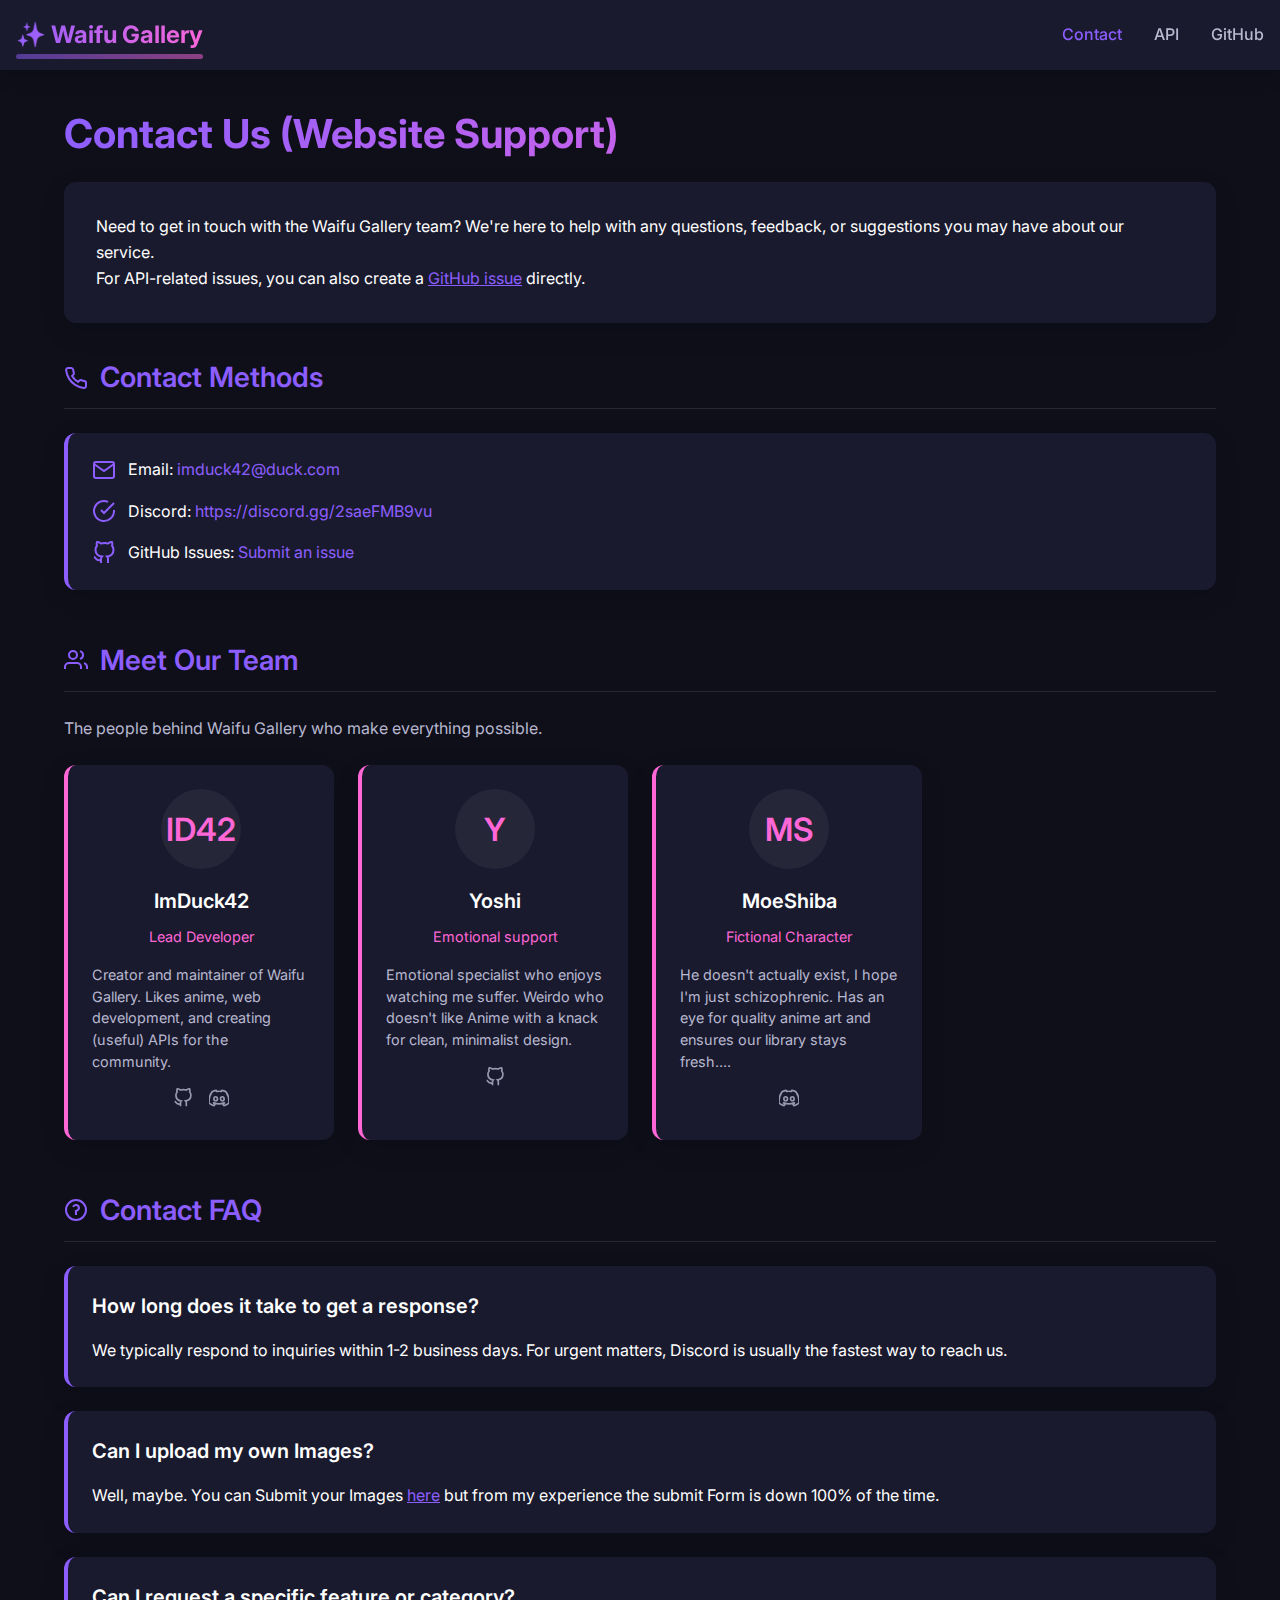
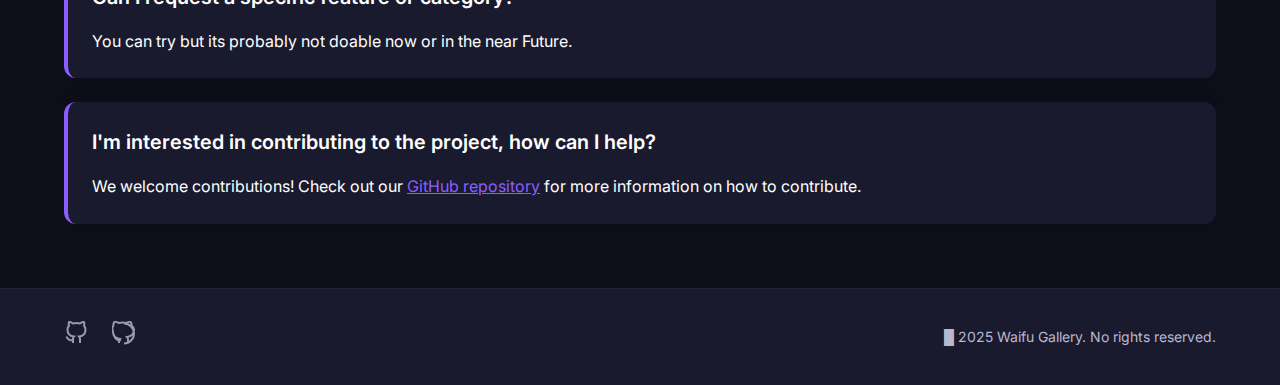
<file: indexcontact.html>
<!DOCTYPE html>
<html lang="en">

<head>
    <!-- Metadata and external resources -->
    <meta charset="UTF-8">
    <meta name="viewport" content="width=device-width, initial-scale=1.0">
    <meta name="description" content="Contact information for Waifu Gallery">
    <meta name="theme-color" content="#8c5eff">
    <link rel="icon" type="image/png" href="./assets/kurukuruAPNG.png">
    <title>Contact | Waifu Gallery</title>
    <!-- Preconnect and load fonts -->
    <link rel="preconnect" href="https://fonts.googleapis.com">
    <link rel="preconnect" href="https://fonts.gstatic.com" crossorigin>
    <link rel="stylesheet" href="https://fonts.googleapis.com/css2?family=Inter:wght@400;500;600;700&display=swap">
    <!-- Link to external stylesheet -->
    <link rel="stylesheet" href="./stylesdocs.css">
    <link rel="stylesheet" href="./stylescontact.css">
</head>

<body>
    <!-- Navigation bar -->
    <nav class="main-nav">
        <div class="nav-container">
            <h1 class="logo">
                <a href="./"><span>✨</span> Waifu Gallery</a>
            </h1>
            <div class="nav-links">
                <!-- Navigation links -->
                <a href="#" class="active">Contact</a>
                <a href="indexdocs.html">API</a>
                <a href="https://github.com/ImDuck42" target="_blank">GitHub</a>
            </div>
        </div>
    </nav>

    <!-- Main content container -->
    <div class="content-container">
        <!-- Page title -->
        <h1 class="page-title">Contact Us (Website Support)</h1>
        
        <!-- Introduction section -->
        <div class="docs-intro">
            <p>Need to get in touch with the Waifu Gallery team? We're here to help with any questions, feedback, or suggestions you may have about our service.</p>
            <p>For API-related issues, you can also create a <a href="https://github.com/Waifu-pics/waifu-api" target="_blank" style="color: var(--accent-primary); text-decoration: underline;">GitHub issue</a> directly.</p>
        </div>
        
        <!-- Contact Methods Section -->
        <div class="docs-section">
            <h2 class="section-title">
                <svg viewBox="0 0 24 24" width="24" height="24" fill="none" stroke="currentColor" stroke-width="2">
                    <path d="M22 16.92v3a2 2 0 0 1-2.18 2 19.79 19.79 0 0 1-8.63-3.07 19.5 19.5 0 0 1-6-6 19.79 19.79 0 0 1-3.07-8.67A2 2 0 0 1 4.11 2h3a2 2 0 0 1 2 1.72 12.84 12.84 0 0 0 .7 2.81 2 2 0 0 1-.45 2.11L8.09 9.91a16 16 0 0 0 6 6l1.27-1.27a2 2 0 0 1 2.11-.45 12.84 12.84 0 0 0 2.81.7A2 2 0 0 1 22 16.92z"></path>
                </svg>
                Contact Methods
            </h2>
            
            <div class="card contact-card">
                <div class="contact-item">
                    <svg class="contact-icon" viewBox="0 0 24 24" fill="none" stroke="currentColor" stroke-width="2">
                        <path d="M4 4h16c1.1 0 2 .9 2 2v12c0 1.1-.9 2-2 2H4c-1.1 0-2-.9-2-2V6c0-1.1.9-2 2-2z"></path>
                        <polyline points="22,6 12,13 2,6"></polyline>
                    </svg>
                    <span>Email: <a href="mailto:imduck42@duck.com" style="color: var(--accent-primary);">imduck42@duck.com</a></span>
                </div>
                <div class="contact-item">
                    <svg class="contact-icon" viewBox="0 0 24 24" fill="none" stroke="currentColor" stroke-width="2">
                        <path d="M22 11.08V12a10 10 0 1 1-5.93-9.14"></path>
                        <polyline points="22 4 12 14.01 9 11.01"></polyline>
                    </svg>
                    <span>Discord: <a href="https://discord.gg/2saeFMB9vu" style="color: var(--accent-primary);">https://discord.gg/2saeFMB9vu</a></span>
                </div>
                <div class="contact-item">
                    <svg class="contact-icon" viewBox="0 0 24 24" fill="none" stroke="currentColor" stroke-width="2">
                        <path d="M9 19c-5 1.5-5-2.5-7-3m14 6v-3.87a3.37 3.37 0 0 0-.94-2.61c3.14-.35 6.44-1.54 6.44-7A5.44 5.44 0 0 0 20 4.77 5.07 5.07 0 0 0 19.91 1S18.73.65 16 2.48a13.38 13.38 0 0 0-7 0C6.27.65 5.09 1 5.09 1A5.07 5.07 0 0 0 5 4.77a5.44 5.44 0 0 0-1.5 3.78c0 5.42 3.3 6.61 6.44 7A3.37 3.37 0 0 0 9 18.13V22"></path>
                    </svg>
                    <span>GitHub Issues: <a href="https://github.com/ImDuck42/waifu-gallery/issues" style="color: var(--accent-primary);">Submit an issue</a></span>
                </div>
            </div>
        </div>
                
        <!-- Team Section -->
        <div class="docs-section">
            <h2 class="section-title">
                <svg viewBox="0 0 24 24" width="24" height="24" fill="none" stroke="currentColor" stroke-width="2">
                    <path d="M17 21v-2a4 4 0 0 0-4-4H5a4 4 0 0 0-4 4v2"></path>
                    <circle cx="9" cy="7" r="4"></circle>
                    <path d="M23 21v-2a4 4 0 0 0-3-3.87"></path>
                    <path d="M16 3.13a4 4 0 0 1 0 7.75"></path>
                </svg>
                Meet Our Team
            </h2>
            <p class="section-description">The people behind Waifu Gallery who make everything possible.</p>
            
            <div class="team-grid">
                <div class="team-member">
                    <div class="member-avatar">ID42</div>
                    <h3 class="member-name">ImDuck42</h3>
                    <div class="member-role">Lead Developer</div>
                    <p class="member-bio">Creator and maintainer of Waifu Gallery. Likes anime, web development, and creating (useful) APIs for the community.</p>
                    <div class="social-links-member">
                        <a href="https://github.com/ImDuck42" target="_blank" class="social-link">
                            <svg viewBox="0 0 24 24" width="20" height="20" fill="none" stroke="currentColor" stroke-width="2">
                                <path d="M9 19c-5 1.5-5-2.5-7-3m14 6v-3.87a3.37 3.37 0 0 0-.94-2.61c3.14-.35 6.44-1.54 6.44-7A5.44 5.44 0 0 0 20 4.77 5.07 5.07 0 0 0 19.91 1S18.73.65 16 2.48a13.38 13.38 0 0 0-7 0C6.27.65 5.09 1 5.09 1A5.07 5.07 0 0 0 5 4.77a5.44 5.44 0 0 0-1.5 3.78c0 5.42 3.3 6.61 6.44 7A3.37 3.37 0 0 0 9 18.13V22"></path>
                            </svg>
                        </a>
                        <a href="https://discord.gg/2saeFMB9vu" target="_blank" class="social-link">
                            <svg viewBox="0 0 24 24" width="20" height="20" fill="none" stroke="currentColor" stroke-width="2">
                                <path d="M20.317 4.37a19.791 19.791 0 0 0-4.885-1.515a.074.074 0 0 0-.079.037c-.21.375-.444.864-.608 1.25a18.27 18.27 0 0 0-5.487 0a12.64 12.64 0 0 0-.617-1.25a.077.077 0 0 0-.079-.037A19.736 19.736 0 0 0 3.677 4.37a.07.07 0 0 0-.032.027C.533 9.046-.32 13.58.099 18.057a.082.082 0 0 0 .031.057a19.9 19.9 0 0 0 5.993 3.03a.078.078 0 0 0 .084-.028a14.09 14.09 0 0 0 1.226-1.994a.076.076 0 0 0-.041-.106a13.107 13.107 0 0 1-1.872-.892a.077.077 0 0 1-.008-.128a10.2 10.2 0 0 0 .372-.292a.074.074 0 0 1 .077-.01c3.928 1.793 8.18 1.793 12.062 0a.074.074 0 0 1 .078.01c.12.098.246.198.373.292a.077.077 0 0 1-.006.127a12.299 12.299 0 0 1-1.873.892a.077.077 0 0 0-.041.107c.36.698.772 1.362 1.225 1.993a.076.076 0 0 0 .084.028a19.839 19.839 0 0 0 6.002-3.03a.077.077 0 0 0 .032-.054c.5-5.177-.838-9.674-3.549-13.66a.061.061 0 0 0-.031-.03zM8.02 15.33c-1.183 0-2.157-1.085-2.157-2.419c0-1.333.956-2.419 2.157-2.419c1.21 0 2.176 1.096 2.157 2.42c0 1.333-.956 2.418-2.157 2.418zm7.975 0c-1.183 0-2.157-1.085-2.157-2.419c0-1.333.955-2.419 2.157-2.419c1.21 0 2.176 1.096 2.157 2.42c0 1.333-.946 2.418-2.157 2.418z"></path>
                            </svg>
                        </a>
                    </div>
                </div>
                
                <div class="team-member">
                    <div class="member-avatar">Y</div>
                    <h3 class="member-name">Yoshi</h3>
                    <div class="member-role">Emotional support</div>
                    <p class="member-bio">Emotional specialist who enjoys watching me suffer. Weirdo who doesn't like Anime with a knack for clean, minimalist design.</p>
                    <div class="social-links-member">
                        <a href="https://github.com/imspruce" target="_blank" class="social-link">
                            <svg viewBox="0 0 24 24" width="20" height="20" fill="none" stroke="currentColor" stroke-width="2">
                                <path d="M9 19c-5 1.5-5-2.5-7-3m14 6v-3.87a3.37 3.37 0 0 0-.94-2.61c3.14-.35 6.44-1.54 6.44-7A5.44 5.44 0 0 0 20 4.77 5.07 5.07 0 0 0 19.91 1S18.73.65 16 2.48a13.38 13.38 0 0 0-7 0C6.27.65 5.09 1 5.09 1A5.07 5.07 0 0 0 5 4.77a5.44 5.44 0 0 0-1.5 3.78c0 5.42 3.3 6.61 6.44 7A3.37 3.37 0 0 0 9 18.13V22"></path>
                            </svg>
                        </a>
                    </div>
                </div>
                
                <div class="team-member">
                    <div class="member-avatar">MS</div>
                    <h3 class="member-name">MoeShiba</h3>
                    <div class="member-role">Fictional Character</div>
                    <p class="member-bio">He doesn't actually exist, I hope I'm just schizophrenic. Has an eye for quality anime art and ensures our library stays fresh....</p>
                    <div class="social-links-member">
                        <a href="https://discord.com/vanityurl/dotcom/steakpants/flour/flower/index11.html" target="_blank" class="social-link">
                            <svg viewBox="0 0 24 24" width="20" height="20" fill="none" stroke="currentColor" stroke-width="2">
                                <path d="M20.317 4.37a19.791 19.791 0 0 0-4.885-1.515a.074.074 0 0 0-.079.037c-.21.375-.444.864-.608 1.25a18.27 18.27 0 0 0-5.487 0a12.64 12.64 0 0 0-.617-1.25a.077.077 0 0 0-.079-.037A19.736 19.736 0 0 0 3.677 4.37a.07.07 0 0 0-.032.027C.533 9.046-.32 13.58.099 18.057a.082.082 0 0 0 .031.057a19.9 19.9 0 0 0 5.993 3.03a.078.078 0 0 0 .084-.028a14.09 14.09 0 0 0 1.226-1.994a.076.076 0 0 0-.041-.106a13.107 13.107 0 0 1-1.872-.892a.077.077 0 0 1-.008-.128a10.2 10.2 0 0 0 .372-.292a.074.074 0 0 1 .077-.01c3.928 1.793 8.18 1.793 12.062 0a.074.074 0 0 1 .078.01c.12.098.246.198.373.292a.077.077 0 0 1-.006.127a12.299 12.299 0 0 1-1.873.892a.077.077 0 0 0-.041.107c.36.698.772 1.362 1.225 1.993a.076.076 0 0 0 .084.028a19.839 19.839 0 0 0 6.002-3.03a.077.077 0 0 0 .032-.054c.5-5.177-.838-9.674-3.549-13.66a.061.061 0 0 0-.031-.03zM8.02 15.33c-1.183 0-2.157-1.085-2.157-2.419c0-1.333.956-2.419 2.157-2.419c1.21 0 2.176 1.096 2.157 2.42c0 1.333-.956 2.418-2.157 2.418zm7.975 0c-1.183 0-2.157-1.085-2.157-2.419c0-1.333.955-2.419 2.157-2.419c1.21 0 2.176 1.096 2.157 2.42c0 1.333-.946 2.418-2.157 2.418z"></path>
                            </svg>
                        </a>
                    </div>
                </div>
            </div>
        </div>
        
        <!-- FAQ Section -->
        <div class="docs-section">
            <h2 class="section-title">
                <svg viewBox="0 0 24 24" width="24" height="24" fill="none" stroke="currentColor" stroke-width="2">
                    <circle cx="12" cy="12" r="10"/>
                    <path d="M9.09 9a3 3 0 0 1 5.83 1c0 2-3 3-3 3L12 17"/>
                    <line x1="12" y1="17" x2="12.01" y2="17"/>
                </svg>
                Contact FAQ
            </h2>
            
            <div class="card">
                <h3 class="card-title">How long does it take to get a response?</h3>
                <p>We typically respond to inquiries within 1-2 business days. For urgent matters, Discord is usually the fastest way to reach us.</p>
            </div>
            
            <div class="card">
                <h3 class="card-title">Can I upload my own Images?</h3>
                <p>Well, maybe. You can Submit your Images <a href="https://waifu.pics/upload" target="_blank" style="color: var(--accent-primary); text-decoration: underline;">here</a> but from my experience the submit Form is down 100% of the time.</p>
            </div>
            
            <div class="card">
                <h3 class="card-title">Can I request a specific feature or category?</h3>
                <p>You can try but its probably not doable now or in the near Future.</p>
            </div>
            
            <div class="card">
                <h3 class="card-title">I'm interested in contributing to the project, how can I help?</h3>
                <p>We welcome contributions! Check out our <a href="https://github.com/ImDuck42/waifu-gallery" target="_blank" style="color: var(--accent-primary); text-decoration: underline;">GitHub repository</a> for more information on how to contribute.</p>
            </div>
        </div>
    </div>
    
    <!-- Footer -->
    <footer class="footer">
        <div class="footer-content">
            <!-- Social links -->
            <div class="social-links">
                <a href="https://github.com/ImDuck42" target="_blank" class="social-link">
                    <!-- GitHub icon -->
                    <svg viewBox="0 0 24 24" width="24" height="24" fill="none" stroke="currentColor" stroke-width="2">
                        <path d="M9 19c-5 1.5-5-2.5-7-3m14 6v-3.87a3.37 3.37 0 0 0-.94-2.61c3.14-.35 6.44-1.54 6.44-7A5.44 5.44 0 0 0 20 4.77 5.07 5.07 0 0 0 19.91 1S18.73.65 16 2.48a13.38 13.38 0 0 0-7 0C6.27.65 5.09 1 5.09 1A5.07 5.07 0 0 0 5 4.77a5.44 5.44 0 0 0-1.5 3.78c0 5.42 3.3 6.61 6.44 7A3.37 3.37 0 0 0 9 18.13V22"></path>
                    </svg>
                </a>
                <a href="https://github.com/Waifu-pics" target="_blank" class="social-link">
                    <svg viewBox="0 0 24 24" width="24" height="24" fill="none" stroke="currentColor" stroke-width="2">
                        <path d="M9 19c-5 1.5-5-2.5-7-3m14 6v-3.5a3.5 3.5 0 0 0-1-2.5c3.5-.4 7-1.8 7-7.5A5.75 5.75 0 0 0 19.5 4.5c.5-2-1-3.5-1-3.5S17 .5 14 2a13.5 13.5 0 0 0-7 0C4 .5 2.5 1 2.5 1s-1.5 1.5-1 3.5A5.75 5.75 0 0 0 1 10.5c0 5.7 3.5 7.1 7 7.5a3.5 3.5 0 0 0-1 2.5V22M12 22.5a10 10 0 0 0 0-20"></path>
                    </svg>
                </a>
            </div>
            <!-- Copyright -->
            <div class="copyright">
                █ 2025 Waifu Gallery. No rights reserved.
            </div>
        </div>
    </footer>
    </body>
</html>
</file>
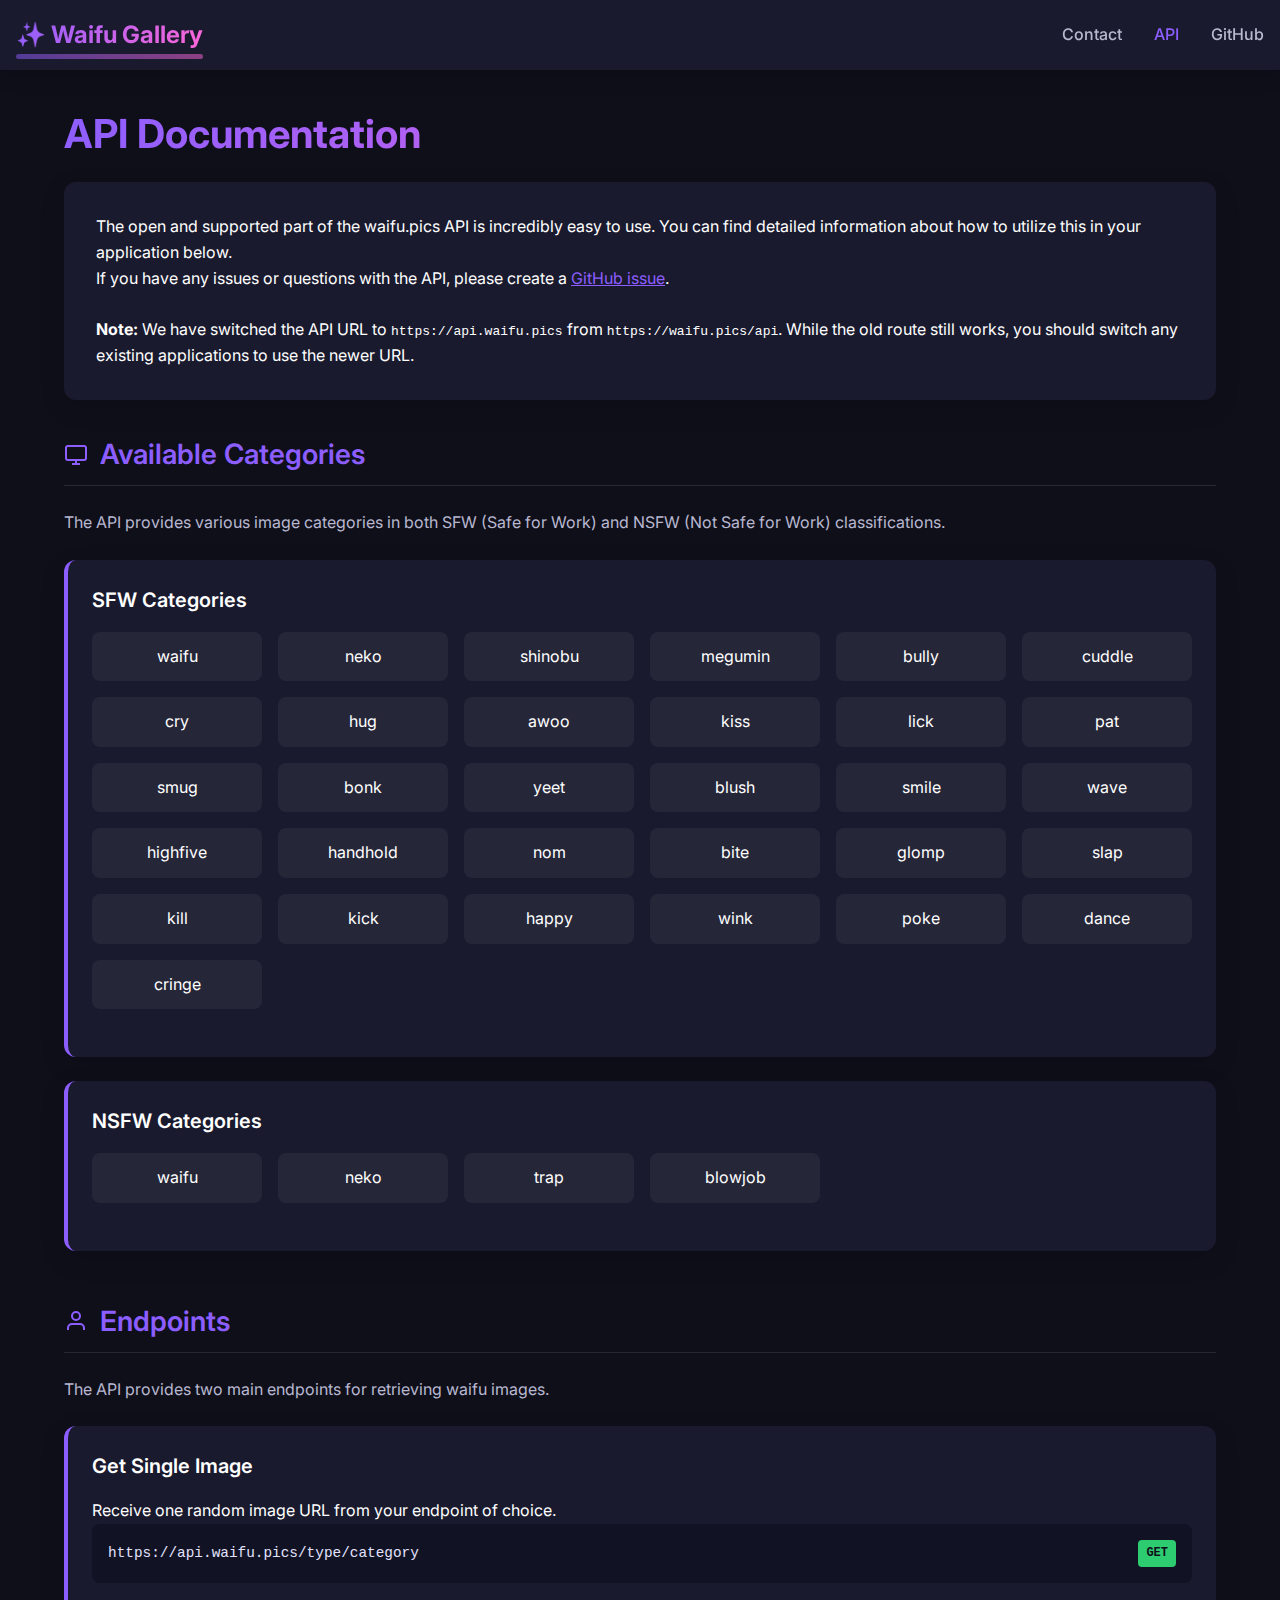
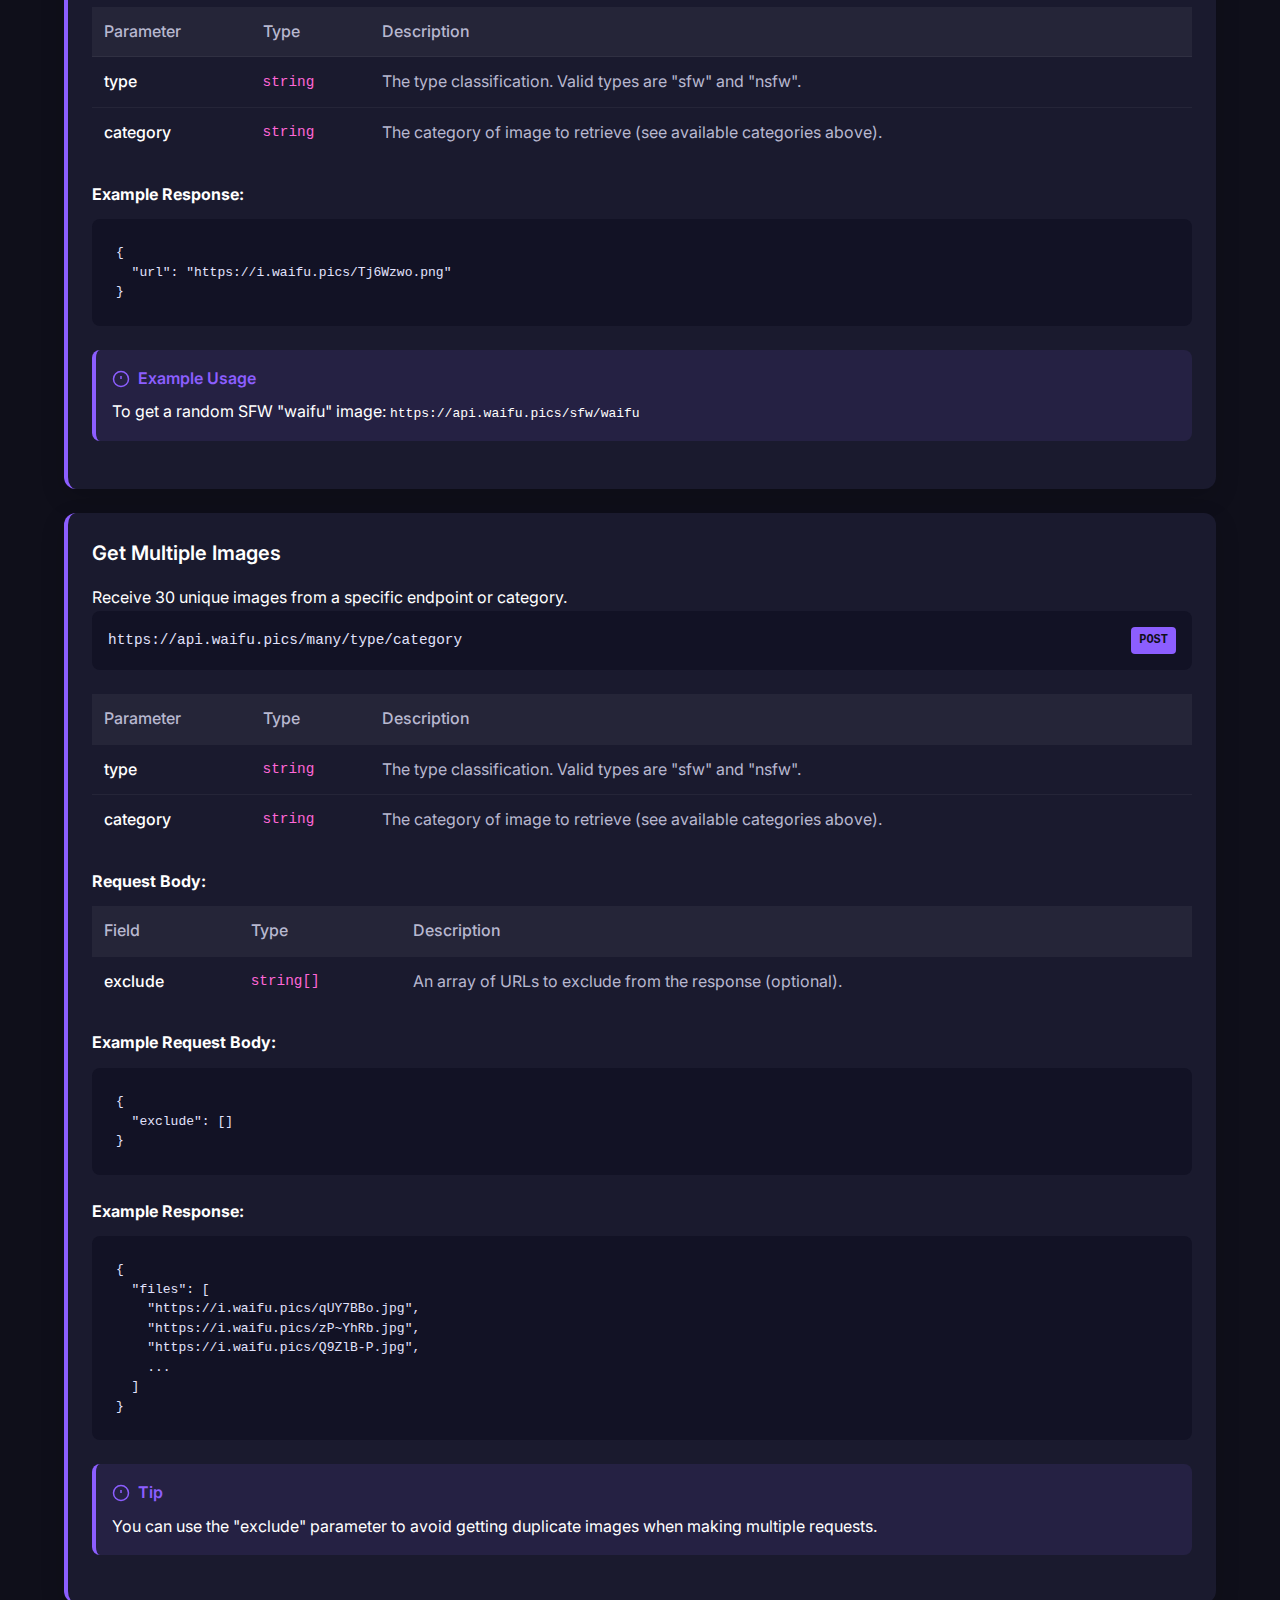
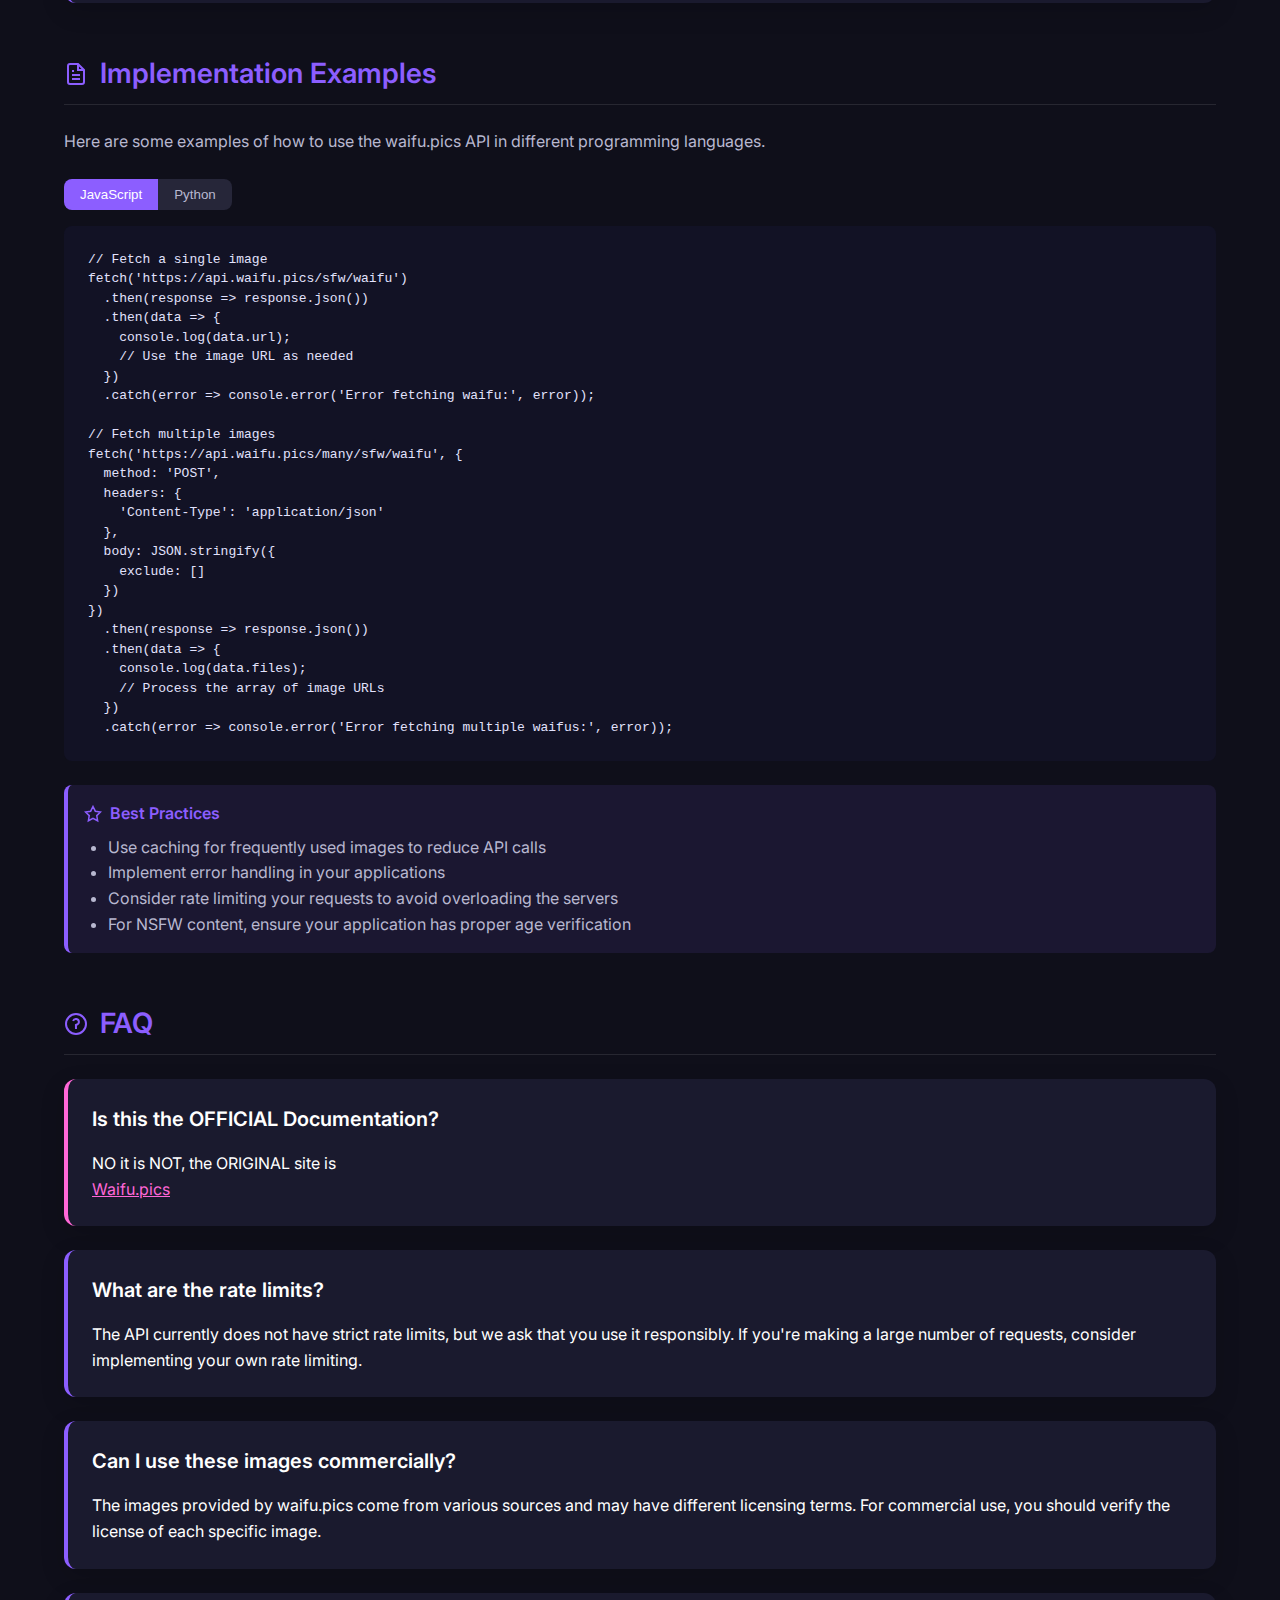
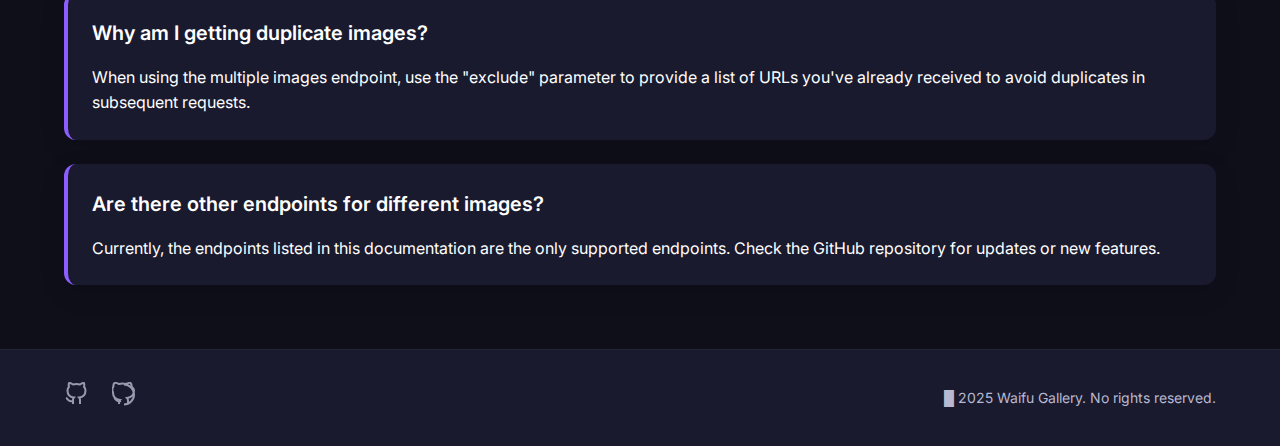
<file: indexdocs.html>
<!DOCTYPE html>
<html lang="en">

<head>
    <!-- Metadata and external resources -->
    <meta charset="UTF-8">
    <meta name="viewport" content="width=device-width, initial-scale=1.0">
    <meta name="description" content="Unofficial documentation for the waifu.pics API">
    <meta name="theme-color" content="#8c5eff">
    <link rel="icon" type="image/png" href="./assets/kurukuruAPNG.png">
    <title>API Documentation | Waifu Gallery</title>
    <!-- Preconnect and load fonts -->
    <link rel="preconnect" href="https://fonts.googleapis.com">
    <link rel="preconnect" href="https://fonts.gstatic.com" crossorigin>
    <link rel="stylesheet" href="https://fonts.googleapis.com/css2?family=Inter:wght@400;500;600;700&display=swap">
    <!-- Link to external stylesheet -->
    <link rel="stylesheet" href="./stylesdocs.css">
</head>

<body>
    <!-- Navigation bar -->
    <nav class="main-nav">
        <div class="nav-container">
            <h1 class="logo">
                <a href="./"><span>✨</span> Waifu Gallery</a>
            </h1>
            <div class="nav-links">
                <!-- Navigation links -->
                <a href="./indexcontact.html">Contact</a>
                <a href="#" class="active">API</a>
                <a href="https://github.com/ImDuck42" target="_blank">GitHub</a>
            </div>
        </div>
    </nav>

    <!-- Main content container -->
    <div class="content-container">
        <!-- Page title -->
        <h1 class="page-title">API Documentation</h1>
        
        <!-- Introduction section -->
        <div class="docs-intro">
            <p>The open and supported part of the waifu.pics API is incredibly easy to use. You can find detailed information about how to utilize this in your application below.</p>
            <p>If you have any issues or questions with the API, please create a <a href="https://github.com/Waifu-pics/waifu-api" target="_blank" style="color: var(--accent-primary); text-decoration: underline;">GitHub issue</a>.</p>
            <br>
            <p><strong>Note:</strong> We have switched the API URL to <code>https://api.waifu.pics</code> from <code>https://waifu.pics/api</code>. While the old route still works, you should switch any existing applications to use the newer URL.</p>
        </div>
        
        <!-- Available categories section -->
        <div class="docs-section">
            <h2 class="section-title">
                <!-- Icon for the section -->
                <svg viewBox="0 0 24 24" width="24" height="24" fill="none" stroke="currentColor" stroke-width="2">
                    <rect x="2" y="3" width="20" height="14" rx="2" ry="2"></rect>
                    <line x1="8" y1="21" x2="16" y2="21"></line>
                    <line x1="12" y1="17" x2="12" y2="21"></line>
                </svg>
                Available Categories
            </h2>
            <p class="section-description">The API provides various image categories in both SFW (Safe for Work) and NSFW (Not Safe for Work) classifications.</p>
            
            <!-- SFW categories card -->
            <div class="card">
                <h3 class="card-title">SFW Categories</h3>
                <div class="category-grid">
                    <!-- List of SFW categories -->
                    <div class="category-item">waifu</div>
                    <div class="category-item">neko</div>
                    <div class="category-item">shinobu</div>
                    <div class="category-item">megumin</div>
                    <div class="category-item">bully</div>
                    <div class="category-item">cuddle</div>
                    <div class="category-item">cry</div>
                    <div class="category-item">hug</div>
                    <div class="category-item">awoo</div>
                    <div class="category-item">kiss</div>
                    <div class="category-item">lick</div>
                    <div class="category-item">pat</div>
                    <div class="category-item">smug</div>
                    <div class="category-item">bonk</div>
                    <div class="category-item">yeet</div>
                    <div class="category-item">blush</div>
                    <div class="category-item">smile</div>
                    <div class="category-item">wave</div>
                    <div class="category-item">highfive</div>
                    <div class="category-item">handhold</div>
                    <div class="category-item">nom</div>
                    <div class="category-item">bite</div>
                    <div class="category-item">glomp</div>
                    <div class="category-item">slap</div>
                    <div class="category-item">kill</div>
                    <div class="category-item">kick</div>
                    <div class="category-item">happy</div>
                    <div class="category-item">wink</div>
                    <div class="category-item">poke</div>
                    <div class="category-item">dance</div>
                    <div class="category-item">cringe</div>
                </div>
            </div>
            
            <!-- NSFW categories card -->
            <div class="card">
                <h3 class="card-title">NSFW Categories</h3>
                <div class="category-grid">
                    <!-- List of NSFW categories -->
                    <div class="category-item">waifu</div>
                    <div class="category-item">neko</div>
                    <div class="category-item">trap</div>
                    <div class="category-item">blowjob</div>
                </div>
            </div>
        </div>
        
        <!-- Endpoints section -->
        <div class="docs-section">
            <h2 class="section-title">
                <!-- Icon for the section -->
                <svg viewBox="0 0 24 24" width="24" height="24" fill="none" stroke="currentColor" stroke-width="2">
                    <path d="M20 21v-2a4 4 0 0 0-4-4H8a4 4 0 0 0-4 4v2"></path>
                    <circle cx="12" cy="7" r="4"></circle>
                </svg>
                Endpoints
            </h2>
            <p class="section-description">The API provides two main endpoints for retrieving waifu images.</p>
            
            <!-- Single image endpoint -->
            <div class="card">
                <h3 class="card-title">Get Single Image</h3>
                <p>Receive one random image URL from your endpoint of choice.</p>
                
                <!-- Endpoint details -->
                <div class="endpoint">
                    <span class="endpoint-url">https://api.waifu.pics/type/category</span>
                    <span class="endpoint-method get">GET</span>
                </div>
                
                <!-- Parameters table -->
                <table class="parameter-table">
                    <tr>
                        <th>Parameter</th>
                        <th>Type</th>
                        <th>Description</th>
                    </tr>
                    <tr>
                        <td>type</td>
                        <td>string</td>
                        <td>The type classification. Valid types are "sfw" and "nsfw".</td>
                    </tr>
                    <tr>
                        <td>category</td>
                        <td>string</td>
                        <td>The category of image to retrieve (see available categories above).</td>
                    </tr>
                </table>
                
                <!-- Example response -->
                <h4 style="margin-bottom: 0.75rem;">Example Response:</h4>
                <div class="response-example">{
  "url": "https://i.waifu.pics/Tj6Wzwo.png"
}</div>
                
                <!-- Tip box -->
                <div class="tip-box">
                    <div class="tip-box-title">
                        <!-- Icon for the tip -->
                        <svg viewBox="0 0 24 24" width="18" height="18" fill="none" stroke="currentColor" stroke-width="2">
                            <circle cx="12" cy="12" r="10"></circle>
                            <line x1="12" y1="8" x2="12" y2="12"></line>
                            <line x1="12" y1="16" x2="12.01" y2="16"></line>
                        </svg>
                        Example Usage
                    </div>
                    <p>To get a random SFW "waifu" image: <code>https://api.waifu.pics/sfw/waifu</code></p>
                </div>
            </div>
            
            <!-- Multiple images endpoint -->
            <div class="card">
                <h3 class="card-title">Get Multiple Images</h3>
                <p>Receive 30 unique images from a specific endpoint or category.</p>
                
                <!-- Endpoint details -->
                <div class="endpoint">
                    <span class="endpoint-url">https://api.waifu.pics/many/type/category</span>
                    <span class="endpoint-method post">POST</span>
                </div>
                
                <!-- Parameters table -->
                <table class="parameter-table">
                    <tr>
                        <th>Parameter</th>
                        <th>Type</th>
                        <th>Description</th>
                    </tr>
                    <tr>
                        <td>type</td>
                        <td>string</td>
                        <td>The type classification. Valid types are "sfw" and "nsfw".</td>
                    </tr>
                    <tr>
                        <td>category</td>
                        <td>string</td>
                        <td>The category of image to retrieve (see available categories above).</td>
                    </tr>
                </table>
                
                <!-- Example request body -->
                <h4 style="margin-bottom: 0.75rem; margin-top: 1.5rem;">Request Body:</h4>
                <table class="parameter-table">
                    <tr>
                        <th>Field</th>
                        <th>Type</th>
                        <th>Description</th>
                    </tr>
                    <tr>
                        <td>exclude</td>
                        <td>string[]</td>
                        <td>An array of URLs to exclude from the response (optional).</td>
                    </tr>
                </table>
                
                <h4 style="margin-bottom: 0.75rem;">Example Request Body:</h4>
                <div class="response-example">{
  "exclude": []
}</div>
                
                <!-- Example response -->
                <h4 style="margin-bottom: 0.75rem;">Example Response:</h4>
                <div class="response-example">{
  "files": [
    "https://i.waifu.pics/qUY7BBo.jpg",
    "https://i.waifu.pics/zP~YhRb.jpg",
    "https://i.waifu.pics/Q9ZlB-P.jpg",
    ...
  ]
}</div>
                
                <!-- Tip box -->
                <div class="tip-box">
                    <div class="tip-box-title">
                        <!-- Icon for the tip -->
                        <svg viewBox="0 0 24 24" width="18" height="18" fill="none" stroke="currentColor" stroke-width="2">
                            <circle cx="12" cy="12" r="10"></circle>
                            <line x1="12" y1="8" x2="12" y2="12"></line>
                            <line x1="12" y1="16" x2="12.01" y2="16"></line>
                        </svg>
                        Tip
                    </div>
                    <p>You can use the "exclude" parameter to avoid getting duplicate images when making multiple requests.</p>
                </div>
            </div>
        </div>
        
        <!-- Implementation examples section -->
        <div class="docs-section">
            <h2 class="section-title">
                <svg viewBox="0 0 24 24" width="24" height="24" fill="none" stroke="currentColor" stroke-width="2">
                    <path d="M14 2H6a2 2 0 0 0-2 2v16a2 2 0 0 0 2 2h12a2 2 0 0 0 2-2V8z"></path>
                    <polyline points="14 2 14 8 20 8"></polyline>
                    <line x1="16" y1="13" x2="8" y2="13"></line>
                    <line x1="16" y1="17" x2="8" y2="17"></line>
                    <polyline points="10 9 9 9 8 9"></polyline>
                </svg>
                Implementation Examples
            </h2>
            <p class="section-description">Here are some examples of how to use the waifu.pics API in different programming languages.</p>
            
            <div class="tab-container">
                <div class="tabs">
                    <button class="tab active" onclick="changeTab(event, 'javascript')">JavaScript</button>
                    <button class="tab" onclick="changeTab(event, 'python')">Python</button>
                </div>
                
                <div id="javascript" class="code-example">// Fetch a single image
fetch('https://api.waifu.pics/sfw/waifu')
  .then(response => response.json())
  .then(data => {
    console.log(data.url);
    // Use the image URL as needed
  })
  .catch(error => console.error('Error fetching waifu:', error));

// Fetch multiple images
fetch('https://api.waifu.pics/many/sfw/waifu', {
  method: 'POST',
  headers: {
    'Content-Type': 'application/json'
  },
  body: JSON.stringify({
    exclude: []
  })
})
  .then(response => response.json())
  .then(data => {
    console.log(data.files);
    // Process the array of image URLs
  })
  .catch(error => console.error('Error fetching multiple waifus:', error));
</div>
                
                <div id="python" class="code-example" style="display: none;">import requests

# Fetch a single image
def get_single_waifu(type="sfw", category="waifu"):
    response = requests.get(f"https://api.waifu.pics/{type}/{category}")
    if response.status_code == 200:
        return response.json()["url"]
    else:
        return f"Error: {response.status_code}"

# Fetch multiple images
def get_multiple_waifus(type="sfw", category="waifu", exclude=[]):
    payload = {"exclude": exclude}
    response = requests.post(
        f"https://api.waifu.pics/many/{type}/{category}",
        json=payload
    )
    if response.status_code == 200:
        return response.json()["files"]
    else:
        return f"Error: {response.status_code}"

# Example usage
single_image = get_single_waifu()
print(f"Single image: {single_image}")

multiple_images = get_multiple_waifus()
print(f"Received {len(multiple_images)} images")
for img in multiple_images[:3]:
    print(img)  # Print the first 3 images
</div>
            </div>
            
            <div class="tip-box">
                <div class="tip-box-title">
                    <svg viewBox="0 0 24 24" width="18" height="18" fill="none" stroke="currentColor" stroke-width="2">
                        <polygon points="12 2 15.09 8.26 22 9.27 17 14.14 18.18 21.02 12 17.77 5.82 21.02 7 14.14 2 9.27 8.91 8.26 12 2"></polygon>
                    </svg>
                    Best Practices
                </div>
                <ul style="margin-left: 1.5rem; color: var(--text-secondary);">
                    <li>Use caching for frequently used images to reduce API calls</li>
                    <li>Implement error handling in your applications</li>
                    <li>Consider rate limiting your requests to avoid overloading the servers</li>
                    <li>For NSFW content, ensure your application has proper age verification</li>
                </ul>
            </div>
        </div>
        
        <!-- FAQ section -->
        <div class="docs-section">
            <h2 class="section-title">
                <svg viewBox="0 0 24 24" width="24" height="24" fill="none" stroke="currentColor" stroke-width="2">
                    <circle cx="12" cy="12" r="10"/>
                    <path d="M9.09 9a3 3 0 0 1 5.83 1c0 2-3 3-3 3L12 17"/>
                    <line x1="12" y1="17" x2="12.01" y2="17"/>
                </svg>
                FAQ
            </h2>
            
            <div class="card" id="important">
                <h3 class="card-title">Is this the OFFICIAL Documentation?</h3>
                <p>NO it is NOT, the ORIGINAL site is</p><a href="https://waifu.pics" target="_blank" style="color: var(--accent-secondary); text-decoration: underline;">Waifu.pics</a>
            </div>
            <div class="card">
                <h3 class="card-title">What are the rate limits?</h3>
                <p>The API currently does not have strict rate limits, but we ask that you use it responsibly. If you're making a large number of requests, consider implementing your own rate limiting.</p>
            </div>
            
            <div class="card">
                <h3 class="card-title">Can I use these images commercially?</h3>
                <p>The images provided by waifu.pics come from various sources and may have different licensing terms. For commercial use, you should verify the license of each specific image.</p>
            </div>
            
            <div class="card">
                <h3 class="card-title">Why am I getting duplicate images?</h3>
                <p>When using the multiple images endpoint, use the "exclude" parameter to provide a list of URLs you've already received to avoid duplicates in subsequent requests.</p>
            </div>
            
            <div class="card">
                <h3 class="card-title">Are there other endpoints for different images?</h3>
                <p>Currently, the endpoints listed in this documentation are the only supported endpoints. Check the GitHub repository for updates or new features.</p>
            </div>
        </div>
    </div>
    
    <!-- Footer -->
    <footer class="footer">
        <div class="footer-content">
            <!-- Social links -->
            <div class="social-links">
                <a href="https://github.com/ImDuck42" target="_blank" class="social-link">
                    <!-- GitHub icon -->
                    <svg viewBox="0 0 24 24" width="24" height="24" fill="none" stroke="currentColor" stroke-width="2">
                        <path d="M9 19c-5 1.5-5-2.5-7-3m14 6v-3.87a3.37 3.37 0 0 0-.94-2.61c3.14-.35 6.44-1.54 6.44-7A5.44 5.44 0 0 0 20 4.77 5.07 5.07 0 0 0 19.91 1S18.73.65 16 2.48a13.38 13.38 0 0 0-7 0C6.27.65 5.09 1 5.09 1A5.07 5.07 0 0 0 5 4.77a5.44 5.44 0 0 0-1.5 3.78c0 5.42 3.3 6.61 6.44 7A3.37 3.37 0 0 0 9 18.13V22"></path>
                    </svg>
                </a>
                <a href="https://github.com/Waifu-pics" target="_blank" class="social-link">
                    <svg viewBox="0 0 24 24" width="24" height="24" fill="none" stroke="currentColor" stroke-width="2">
                        <path d="M9 19c-5 1.5-5-2.5-7-3m14 6v-3.5a3.5 3.5 0 0 0-1-2.5c3.5-.4 7-1.8 7-7.5A5.75 5.75 0 0 0 19.5 4.5c.5-2-1-3.5-1-3.5S17 .5 14 2a13.5 13.5 0 0 0-7 0C4 .5 2.5 1 2.5 1s-1.5 1.5-1 3.5A5.75 5.75 0 0 0 1 10.5c0 5.7 3.5 7.1 7 7.5a3.5 3.5 0 0 0-1 2.5V22M12 22.5a10 10 0 0 0 0-20"></path>
                    </svg>
                </a>
            </div>
            <!-- Copyright -->
            <div class="copyright">
                █ 2025 Waifu Gallery. No rights reserved.
            </div>
        </div>
    </footer>
    
    <!-- Link to external JavaScript -->
    <script src="./appdocs.js"></script>
</body>
</html>
</file>
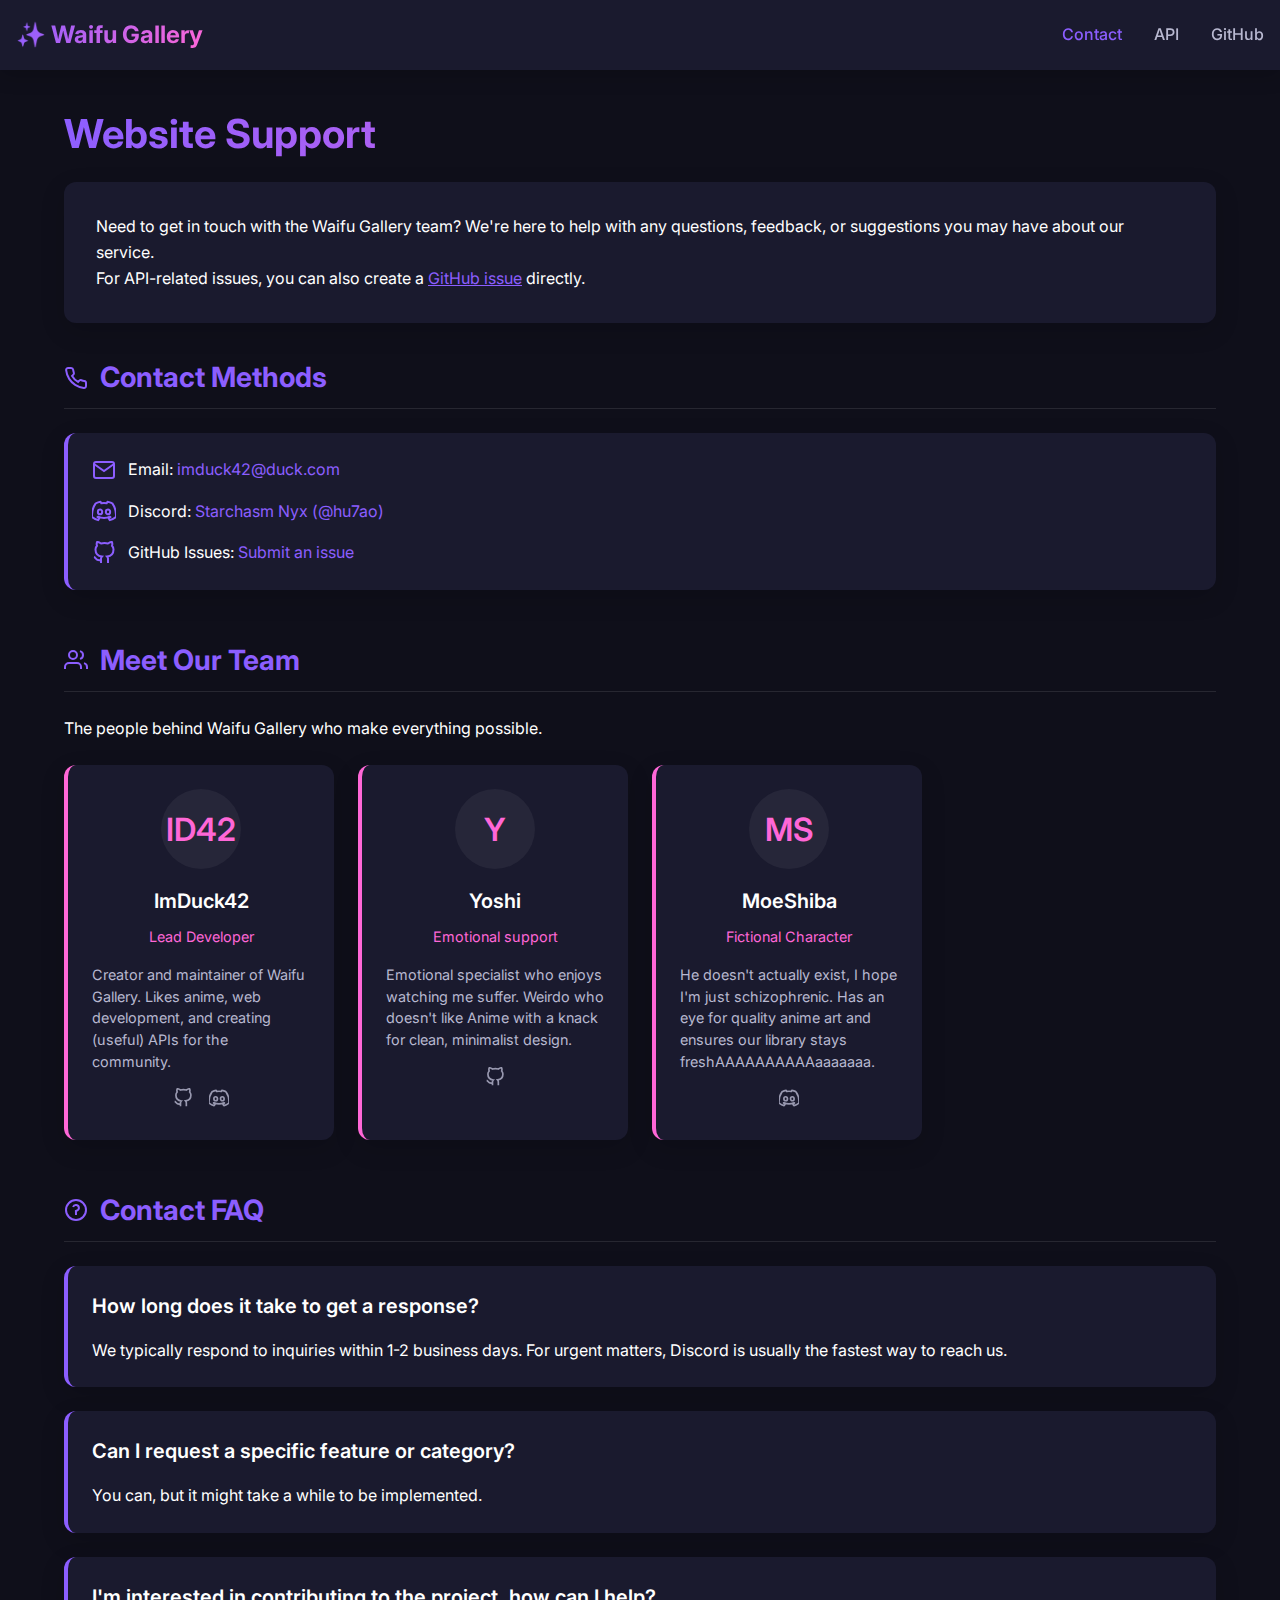
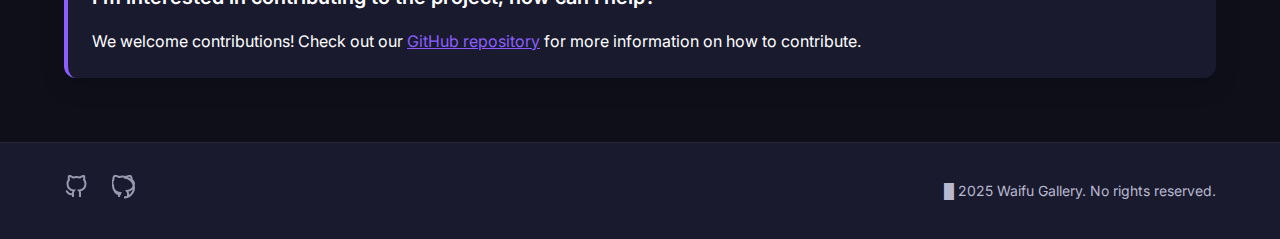
<file: contact/indexcontact.html>
<!DOCTYPE html>
<html lang="en">
<head>
    <!-- Metadata and external resources -->
    <meta charset="UTF-8">
    <meta name="viewport" content="width=device-width, initial-scale=1.0">
    <meta name="description" content="Contact information for Waifu Gallery">
    <meta name="theme-color" content="#8c5eff">
    <link rel="icon" type="image/png" href="./../assets/kurukuruAPNG.png">
    <title>Contact | Waifu Gallery</title>
    
    <!-- Fonts -->
    <link rel="preconnect" href="https://fonts.googleapis.com">
    <link rel="preconnect" href="https://fonts.gstatic.com" crossorigin>
    <link rel="stylesheet" href="https://fonts.googleapis.com/css2?family=Inter:wght@400;500;600;700&display=swap">
    
    <!-- Stylesheets -->
    <link rel="stylesheet" href="./stylescontact.css">
</head>

<body>
    <!-- Navigation -->
    <nav class="main-nav">
        <div class="nav-container">
            <h1 class="logo">
                <a href="./.."><span>✨</span> Waifu Gallery</a>
            </h1>
            <div class="nav-links">
                <a href="#" class="active">Contact</a>
                <a href="./../documentation/indexdocs.html">API</a>
                <a href="https://github.com/ImDuck42/Waifu-Gallery" target="_blank">GitHub</a>
            </div>
        </div>
    </nav>

    <!-- Main Content -->
    <div class="content-container">
        <h1 class="page-title">Website Support</h1>
        
        <!-- Introduction -->
        <div class="contact-intro">
            <p>Need to get in touch with the Waifu Gallery team? We're here to help with any questions, feedback, or suggestions you may have about our service.</p>
            <p>For API-related issues, you can also create a <a href="https://github.com/Waifu-pics/waifu-api" target="_blank" style="color: var(--accent-primary); text-decoration: underline;">GitHub issue</a> directly.</p>
        </div>
        
        <!-- Contact Methods -->
        <div class="contact-section">
            <h2 class="section-title">
                <svg viewBox="0 0 24 24" width="24" height="24" fill="none" stroke="currentColor" stroke-width="2">
                    <path d="M22 16.92v3a2 2 0 0 1-2.18 2 19.79 19.79 0 0 1-8.63-3.07 19.5 19.5 0 0 1-6-6 19.79 19.79 0 0 1-3.07-8.67A2 2 0 0 1 4.11 2h3a2 2 0 0 1 2 1.72 12.84 12.84 0 0 0 .7 2.81 2 2 0 0 1-.45 2.11L8.09 9.91a16 16 0 0 0 6 6l1.27-1.27a2 2 0 0 1 2.11-.45 12.84 12.84 0 0 0 2.81.7A2 2 0 0 1 22 16.92z"></path>
                </svg>
                Contact Methods
            </h2>
            
            <div class="card contact-card">
                <div class="contact-item">
                    <svg class="contact-icon" viewBox="0 0 24 24" fill="none" stroke="currentColor" stroke-width="2">
                        <path d="M4 4h16c1.1 0 2 .9 2 2v12c0 1.1-.9 2-2 2H4c-1.1 0-2-.9-2-2V6c0-1.1.9-2 2-2z"></path>
                        <polyline points="22,6 12,13 2,6"></polyline>
                    </svg>
                    <span>Email: <a class="contact" href="mailto:imduck42@duck.com" style="color: var(--accent-primary);">imduck42@duck.com</a></span>
                </div>
                
                <div class="contact-item">
                    <svg class="contact-icon" viewBox="0 0 24 24" fill="none" stroke="currentColor" stroke-width="2">
                        <path d="M20.317 4.37a19.791 19.791 0 0 0-4.885-1.515a.074.074 0 0 0-.079.037c-.21.375-.444.864-.608 1.25a18.27 18.27 0 0 0-5.487 0a12.64 12.64 0 0 0-.617-1.25a.077.077 0 0 0-.079-.037A19.736 19.736 0 0 0 3.677 4.37a.07.07 0 0 0-.032.027C.533 9.046-.32 13.58.099 18.057a.082.082 0 0 0 .031.057a19.9 19.9 0 0 0 5.993 3.03a.078.078 0 0 0 .084-.028a14.09 14.09 0 0 0 1.226-1.994a.076.076 0 0 0-.041-.106a13.107 13.107 0 0 1-1.872-.892a.077.077 0 0 1-.008-.128a10.2 10.2 0 0 0 .372-.292a.074.074 0 0 1 .077-.01c3.928 1.793 8.18 1.793 12.062 0a.074.074 0 0 1 .078.01c.12.098.246.198.373.292a.077.077 0 0 1-.006.127a12.299 12.299 0 0 1-1.873.892a.077.077 0 0 0-.041.107c.36.698.772 1.362 1.225 1.993a.076.076 0 0 0 .084.028a19.839 19.839 0 0 0 6.002-3.03a.077.077 0 0 0 .032-.054c.5-5.177-.838-9.674-3.549-13.66a.061.061 0 0 0-.031-.03zM8.02 15.33c-1.183 0-2.157-1.085-2.157-2.419c0-1.333.956-2.419 2.157-2.419c1.21 0 2.176 1.096 2.157 2.42c0 1.333-.956 2.418-2.157 2.418zm7.975 0c-1.183 0-2.157-1.085-2.157-2.419c0-1.333.955-2.419 2.157-2.419c1.21 0 2.176 1.096 2.157 2.42c0 1.333-.946 2.418-2.157 2.418z"></path>
                    </svg>
                    <span>Discord: <a class="contact" href="https://discord.com/users/977936340186443826" style="color: var(--accent-primary);">Starchasm Nyx (@hu7ao)</a></span>
                </div>
                
                <div class="contact-item">
                    <svg class="contact-icon" viewBox="0 0 24 24" fill="none" stroke="currentColor" stroke-width="2">
                        <path d="M9 19c-5 1.5-5-2.5-7-3m14 6v-3.87a3.37 3.37 0 0 0-.94-2.61c3.14-.35 6.44-1.54 6.44-7A5.44 5.44 0 0 0 20 4.77 5.07 5.07 0 0 0 19.91 1S18.73.65 16 2.48a13.38 13.38 0 0 0-7 0C6.27.65 5.09 1 5.09 1A5.07 5.07 0 0 0 5 4.77a5.44 5.44 0 0 0-1.5 3.78c0 5.42 3.3 6.61 6.44 7A3.37 3.37 0 0 0 9 18.13V22"></path>
                    </svg>
                    <span>GitHub Issues: <a class="contact" href="https://github.com/ImDuck42/waifu-gallery/issues" style="color: var(--accent-primary);">Submit an issue</a></span>
                </div>
            </div>
        </div>
                
        <!-- Team Section -->
        <div class="contact-section">
            <h2 class="section-title">
                <svg viewBox="0 0 24 24" width="24" height="24" fill="none" stroke="currentColor" stroke-width="2">
                    <path d="M17 21v-2a4 4 0 0 0-4-4H5a4 4 0 0 0-4 4v2"></path>
                    <circle cx="9" cy="7" r="4"></circle>
                    <path d="M23 21v-2a4 4 0 0 0-3-3.87"></path>
                    <path d="M16 3.13a4 4 0 0 1 0 7.75"></path>
                </svg>
                Meet Our Team
            </h2>
            <p class="section-description">The people behind Waifu Gallery who make everything possible.</p>
            
            <div class="team-grid">
                <!-- Team Member 1 -->
                <div class="team-member">
                    <div class="member-avatar">ID42</div>
                    <h3 class="member-name">ImDuck42</h3>
                    <div class="member-role">Lead Developer</div>
                    <p class="member-bio">Creator and maintainer of Waifu Gallery. Likes anime, web development, and creating (useful) APIs for the community.</p>
                    <div class="social-links-member">
                        <a href="https://github.com/ImDuck42" target="_blank" class="social-link">
                            <svg viewBox="0 0 24 24" width="20" height="20" fill="none" stroke="currentColor" stroke-width="2">
                                <path d="M9 19c-5 1.5-5-2.5-7-3m14 6v-3.87a3.37 3.37 0 0 0-.94-2.61c3.14-.35 6.44-1.54 6.44-7A5.44 5.44 0 0 0 20 4.77 5.07 5.07 0 0 0 19.91 1S18.73.65 16 2.48a13.38 13.38 0 0 0-7 0C6.27.65 5.09 1 5.09 1A5.07 5.07 0 0 0 5 4.77a5.44 5.44 0 0 0-1.5 3.78c0 5.42 3.3 6.61 6.44 7A3.37 3.37 0 0 0 9 18.13V22"></path>
                            </svg>
                        </a>
                        <a href="https://discord.gg/2saeFMB9vu" target="_blank" class="social-link">
                            <svg viewBox="0 0 24 24" width="20" height="20" fill="none" stroke="currentColor" stroke-width="2">
                                <path d="M20.317 4.37a19.791 19.791 0 0 0-4.885-1.515a.074.074 0 0 0-.079.037c-.21.375-.444.864-.608 1.25a18.27 18.27 0 0 0-5.487 0a12.64 12.64 0 0 0-.617-1.25a.077.077 0 0 0-.079-.037A19.736 19.736 0 0 0 3.677 4.37a.07.07 0 0 0-.032.027C.533 9.046-.32 13.58.099 18.057a.082.082 0 0 0 .031.057a19.9 19.9 0 0 0 5.993 3.03a.078.078 0 0 0 .084-.028a14.09 14.09 0 0 0 1.226-1.994a.076.076 0 0 0-.041-.106a13.107 13.107 0 0 1-1.872-.892a.077.077 0 0 1-.008-.128a10.2 10.2 0 0 0 .372-.292a.074.074 0 0 1 .077-.01c3.928 1.793 8.18 1.793 12.062 0a.074.074 0 0 1 .078.01c.12.098.246.198.373.292a.077.077 0 0 1-.006.127a12.299 12.299 0 0 1-1.873.892a.077.077 0 0 0-.041.107c.36.698.772 1.362 1.225 1.993a.076.076 0 0 0 .084.028a19.839 19.839 0 0 0 6.002-3.03a.077.077 0 0 0 .032-.054c.5-5.177-.838-9.674-3.549-13.66a.061.061 0 0 0-.031-.03zM8.02 15.33c-1.183 0-2.157-1.085-2.157-2.419c0-1.333.956-2.419 2.157-2.419c1.21 0 2.176 1.096 2.157 2.42c0 1.333-.956 2.418-2.157 2.418zm7.975 0c-1.183 0-2.157-1.085-2.157-2.419c0-1.333.955-2.419 2.157-2.419c1.21 0 2.176 1.096 2.157 2.42c0 1.333-.946 2.418-2.157 2.418z"></path>
                            </svg>
                        </a>
                    </div>
                </div>
                
                <!-- Team Member 2 -->
                <div class="team-member">
                    <div class="member-avatar">Y</div>
                    <h3 class="member-name">Yoshi</h3>
                    <div class="member-role">Emotional support</div>
                    <p class="member-bio">Emotional specialist who enjoys watching me suffer. Weirdo who doesn't like Anime with a knack for clean, minimalist design.</p>
                    <div class="social-links-member">
                        <a href="https://github.com/imspruce" target="_blank" class="social-link">
                            <svg viewBox="0 0 24 24" width="20" height="20" fill="none" stroke="currentColor" stroke-width="2">
                                <path d="M9 19c-5 1.5-5-2.5-7-3m14 6v-3.87a3.37 3.37 0 0 0-.94-2.61c3.14-.35 6.44-1.54 6.44-7A5.44 5.44 0 0 0 20 4.77 5.07 5.07 0 0 0 19.91 1S18.73.65 16 2.48a13.38 13.38 0 0 0-7 0C6.27.65 5.09 1 5.09 1A5.07 5.07 0 0 0 5 4.77a5.44 5.44 0 0 0-1.5 3.78c0 5.42 3.3 6.61 6.44 7A3.37 3.37 0 0 0 9 18.13V22"></path>
                            </svg>
                        </a>
                    </div>
                </div>
                
                <!-- Team Member 3 -->
                <div class="team-member">
                    <div class="member-avatar">MS</div>
                    <h3 class="member-name">MoeShiba</h3>
                    <div class="member-role">Fictional Character</div>
                    <p class="member-bio">He doesn't actually exist, I hope I'm just schizophrenic. Has an eye for quality anime art and ensures our library stays freshAAAAAAAAAAaaaaaaa.</p>
                    <div class="social-links-member">
                        <a href="https://discord.com/vanityurl/dotcom/steakpants/flour/flower/index11.html" target="_blank" class="social-link">
                            <svg viewBox="0 0 24 24" width="20" height="20" fill="none" stroke="currentColor" stroke-width="2">
                                <path d="M20.317 4.37a19.791 19.791 0 0 0-4.885-1.515a.074.074 0 0 0-.079.037c-.21.375-.444.864-.608 1.25a18.27 18.27 0 0 0-5.487 0a12.64 12.64 0 0 0-.617-1.25a.077.077 0 0 0-.079-.037A19.736 19.736 0 0 0 3.677 4.37a.07.07 0 0 0-.032.027C.533 9.046-.32 13.58.099 18.057a.082.082 0 0 0 .031.057a19.9 19.9 0 0 0 5.993 3.03a.078.078 0 0 0 .084-.028a14.09 14.09 0 0 0 1.226-1.994a.076.076 0 0 0-.041-.106a13.107 13.107 0 0 1-1.872-.892a.077.077 0 0 1-.008-.128a10.2 10.2 0 0 0 .372-.292a.074.074 0 0 1 .077-.01c3.928 1.793 8.18 1.793 12.062 0a.074.074 0 0 1 .078.01c.12.098.246.198.373.292a.077.077 0 0 1-.006.127a12.299 12.299 0 0 1-1.873.892a.077.077 0 0 0-.041.107c.36.698.772 1.362 1.225 1.993a.076.076 0 0 0 .084.028a19.839 19.839 0 0 0 6.002-3.03a.077.077 0 0 0 .032-.054c.5-5.177-.838-9.674-3.549-13.66a.061.061 0 0 0-.031-.03zM8.02 15.33c-1.183 0-2.157-1.085-2.157-2.419c0-1.333.956-2.419 2.157-2.419c1.21 0 2.176 1.096 2.157 2.42c0 1.333-.956 2.418-2.157 2.418zm7.975 0c-1.183 0-2.157-1.085-2.157-2.419c0-1.333.955-2.419 2.157-2.419c1.21 0 2.176 1.096 2.157 2.42c0 1.333-.946 2.418-2.157 2.418z"></path>
                            </svg>
                        </a>
                    </div>
                </div>
            </div>
        </div>
        
        <!-- FAQ Section -->
        <div class="contact-section">
            <h2 class="section-title">
                <svg viewBox="0 0 24 24" width="24" height="24" fill="none" stroke="currentColor" stroke-width="2">
                    <circle cx="12" cy="12" r="10"/>
                    <path d="M9.09 9a3 3 0 0 1 5.83 1c0 2-3 3-3 3L12 17"/>
                    <line x1="12" y1="17" x2="12.01" y2="17"/>
                </svg>
                Contact FAQ
            </h2>
            
            <div class="card">
                <h3 class="card-title">How long does it take to get a response?</h3>
                <p>We typically respond to inquiries within 1-2 business days. For urgent matters, Discord is usually the fastest way to reach us.</p>
            </div>
                        
            <div class="card">
                <h3 class="card-title">Can I request a specific feature or category?</h3>
                <p>You can, but it might take a while to be implemented.</p>
            </div>
            
            <div class="card">
                <h3 class="card-title">I'm interested in contributing to the project, how can I help?</h3>
                <p>We welcome contributions! Check out our <a href="https://github.com/ImDuck42/waifu-gallery" target="_blank" style="color: var(--accent-primary); text-decoration: underline;">GitHub repository</a> for more information on how to contribute.</p>
            </div>
        </div>
    </div>
    
    <!-- Footer -->
    <footer class="footer">
        <div class="footer-content">
            <!-- Social links -->
            <div class="social-links">
                <a href="https://github.com/ImDuck42" target="_blank" class="social-link">
                    <svg viewBox="0 0 24 24" width="24" height="24" fill="none" stroke="currentColor" stroke-width="2">
                        <path d="M9 19c-5 1.5-5-2.5-7-3m14 6v-3.87a3.37 3.37 0 0 0-.94-2.61c3.14-.35 6.44-1.54 6.44-7A5.44 5.44 0 0 0 20 4.77 5.07 5.07 0 0 0 19.91 1S18.73.65 16 2.48a13.38 13.38 0 0 0-7 0C6.27.65 5.09 1 5.09 1A5.07 5.07 0 0 0 5 4.77a5.44 5.44 0 0 0-1.5 3.78c0 5.42 3.3 6.61 6.44 7A3.37 3.37 0 0 0 9 18.13V22"></path>
                    </svg>
                </a>
                <a href="https://github.com/Waifu-pics" target="_blank" class="social-link">
                    <svg viewBox="0 0 24 24" width="24" height="24" fill="none" stroke="currentColor" stroke-width="2">
                        <path d="M9 19c-5 1.5-5-2.5-7-3m14 6v-3.5a3.5 3.5 0 0 0-1-2.5c3.5-.4 7-1.8 7-7.5A5.75 5.75 0 0 0 19.5 4.5c.5-2-1-3.5-1-3.5S17 .5 14 2a13.5 13.5 0 0 0-7 0C4 .5 2.5 1 2.5 1s-1.5 1.5-1 3.5A5.75 5.75 0 0 0 1 10.5c0 5.7 3.5 7.1 7 7.5a3.5 3.5 0 0 0-1 2.5V22M12 22.5a10 10 0 0 0 0-20"></path>
                    </svg>
                </a>
            </div>
            <!-- Copyright -->
            <div class="copyright">
                █ 2025 Waifu Gallery. No rights reserved.
            </div>
        </div>
    </footer>
</body>
</html>
</file>
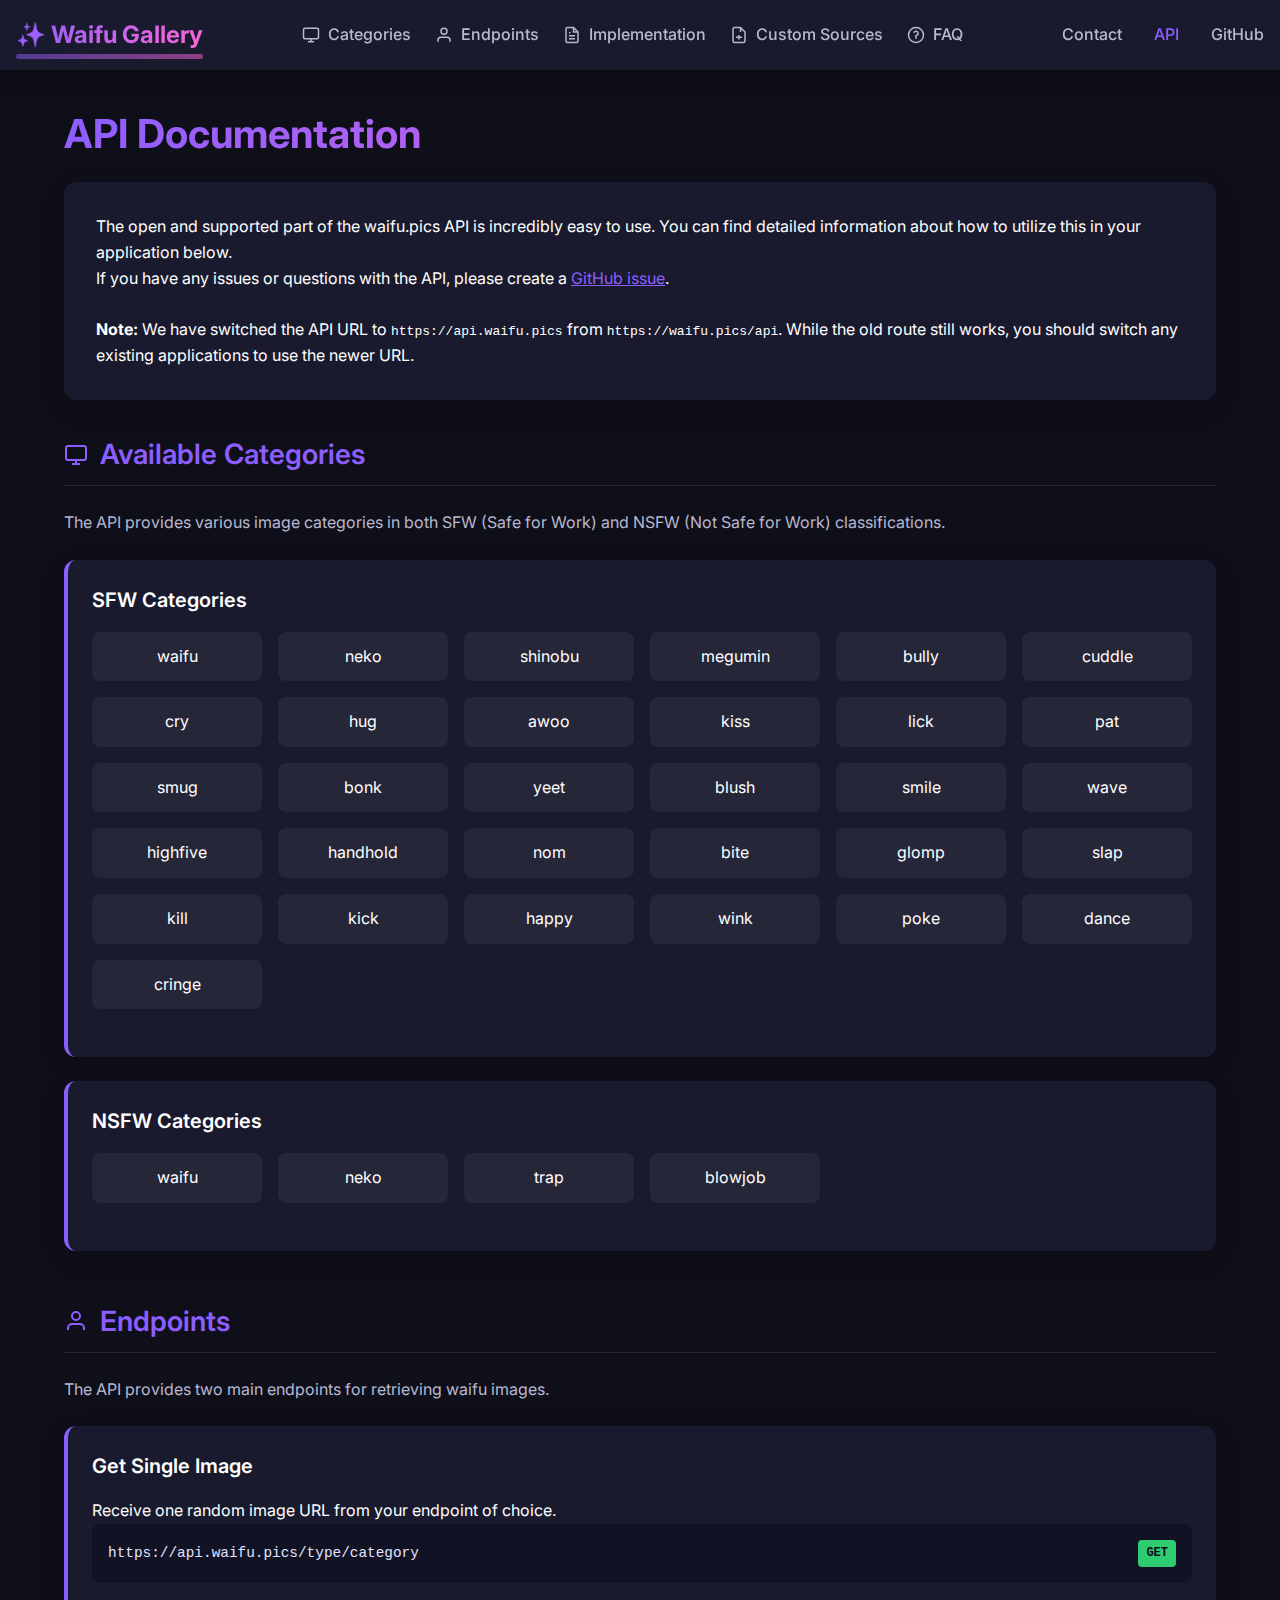
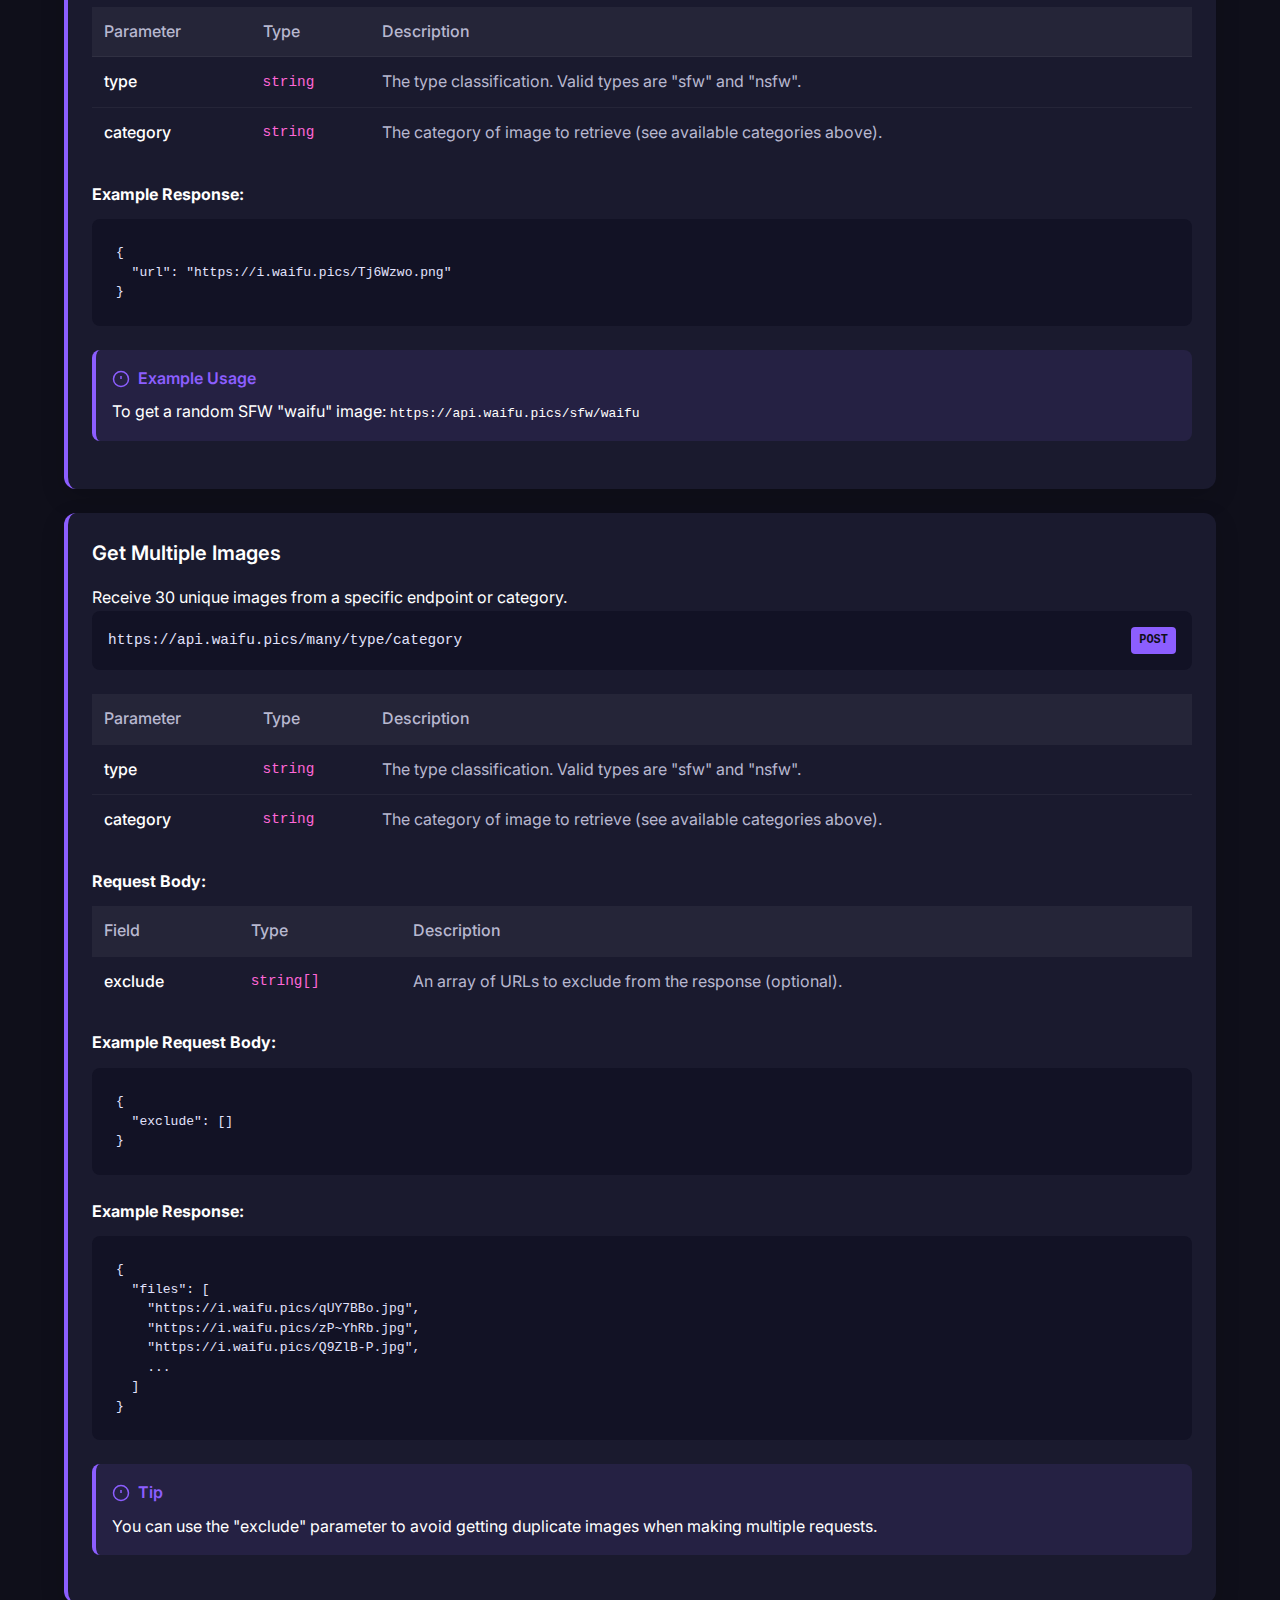
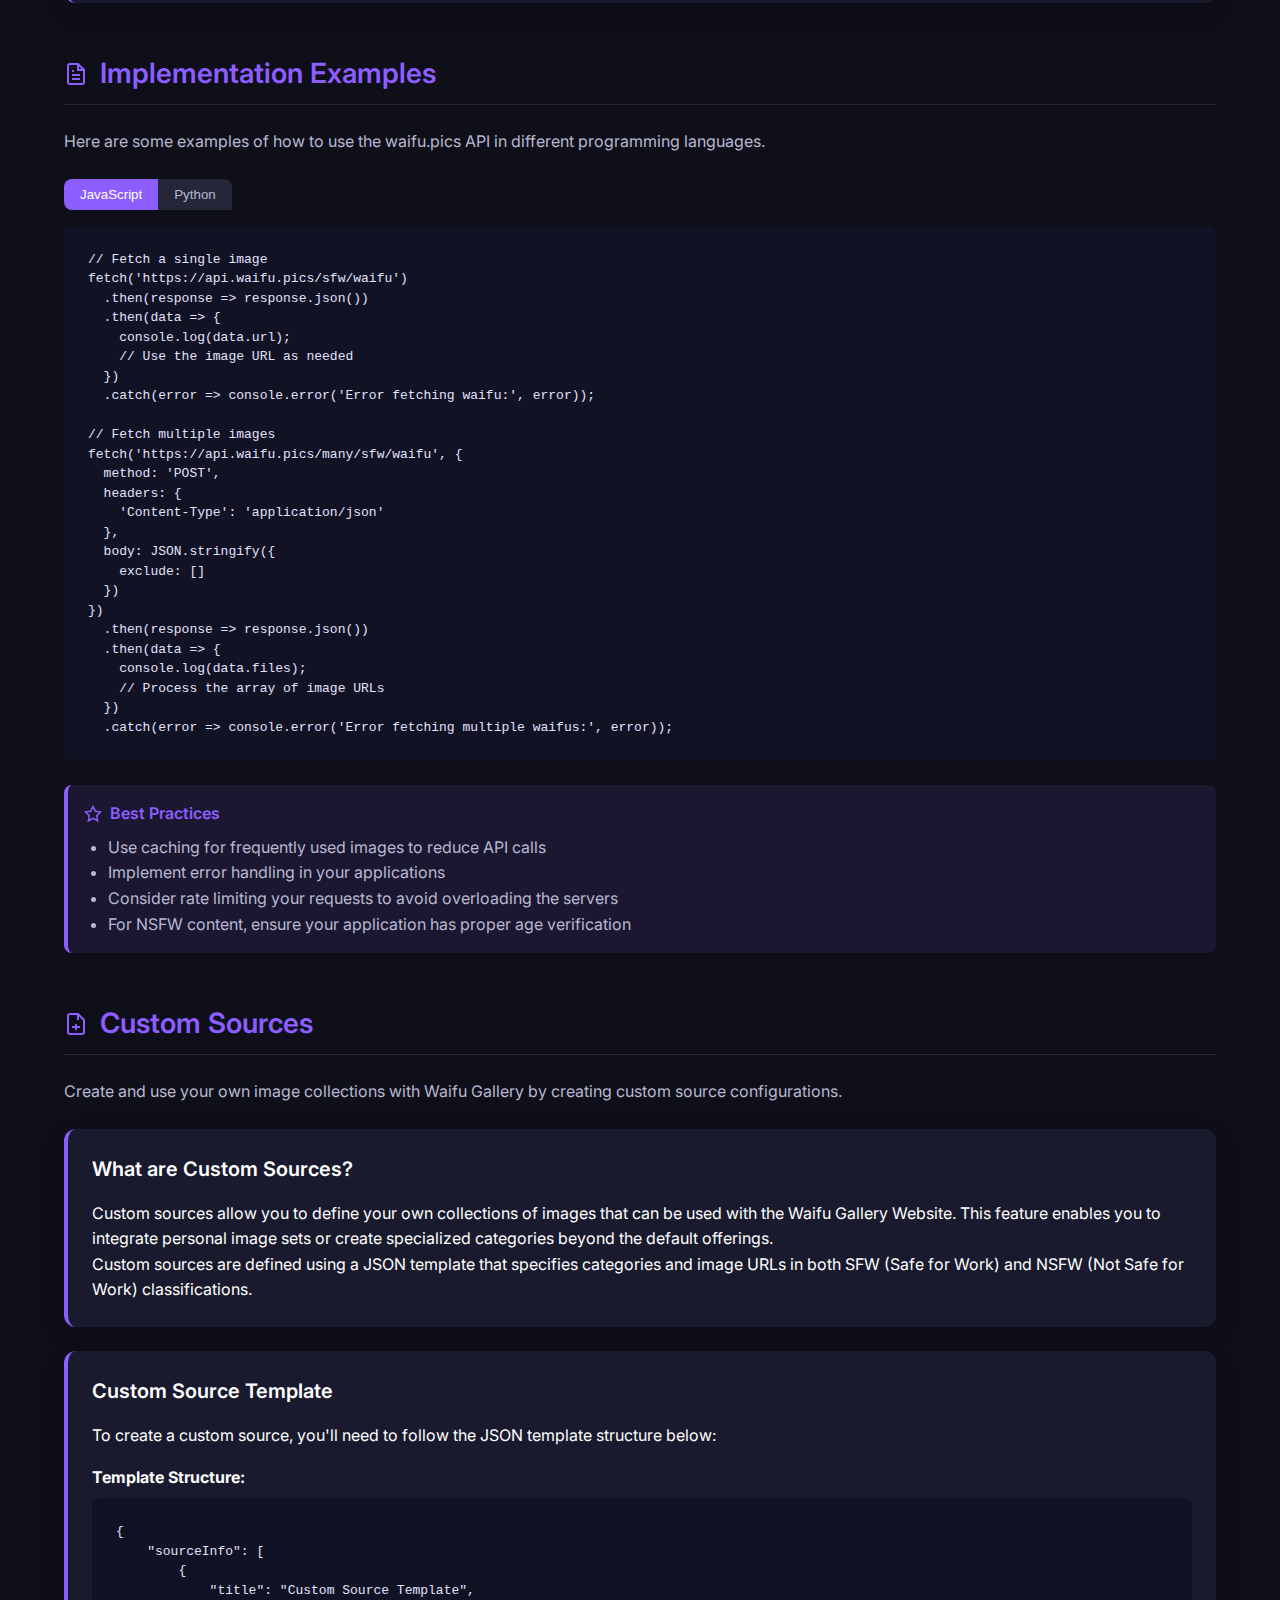
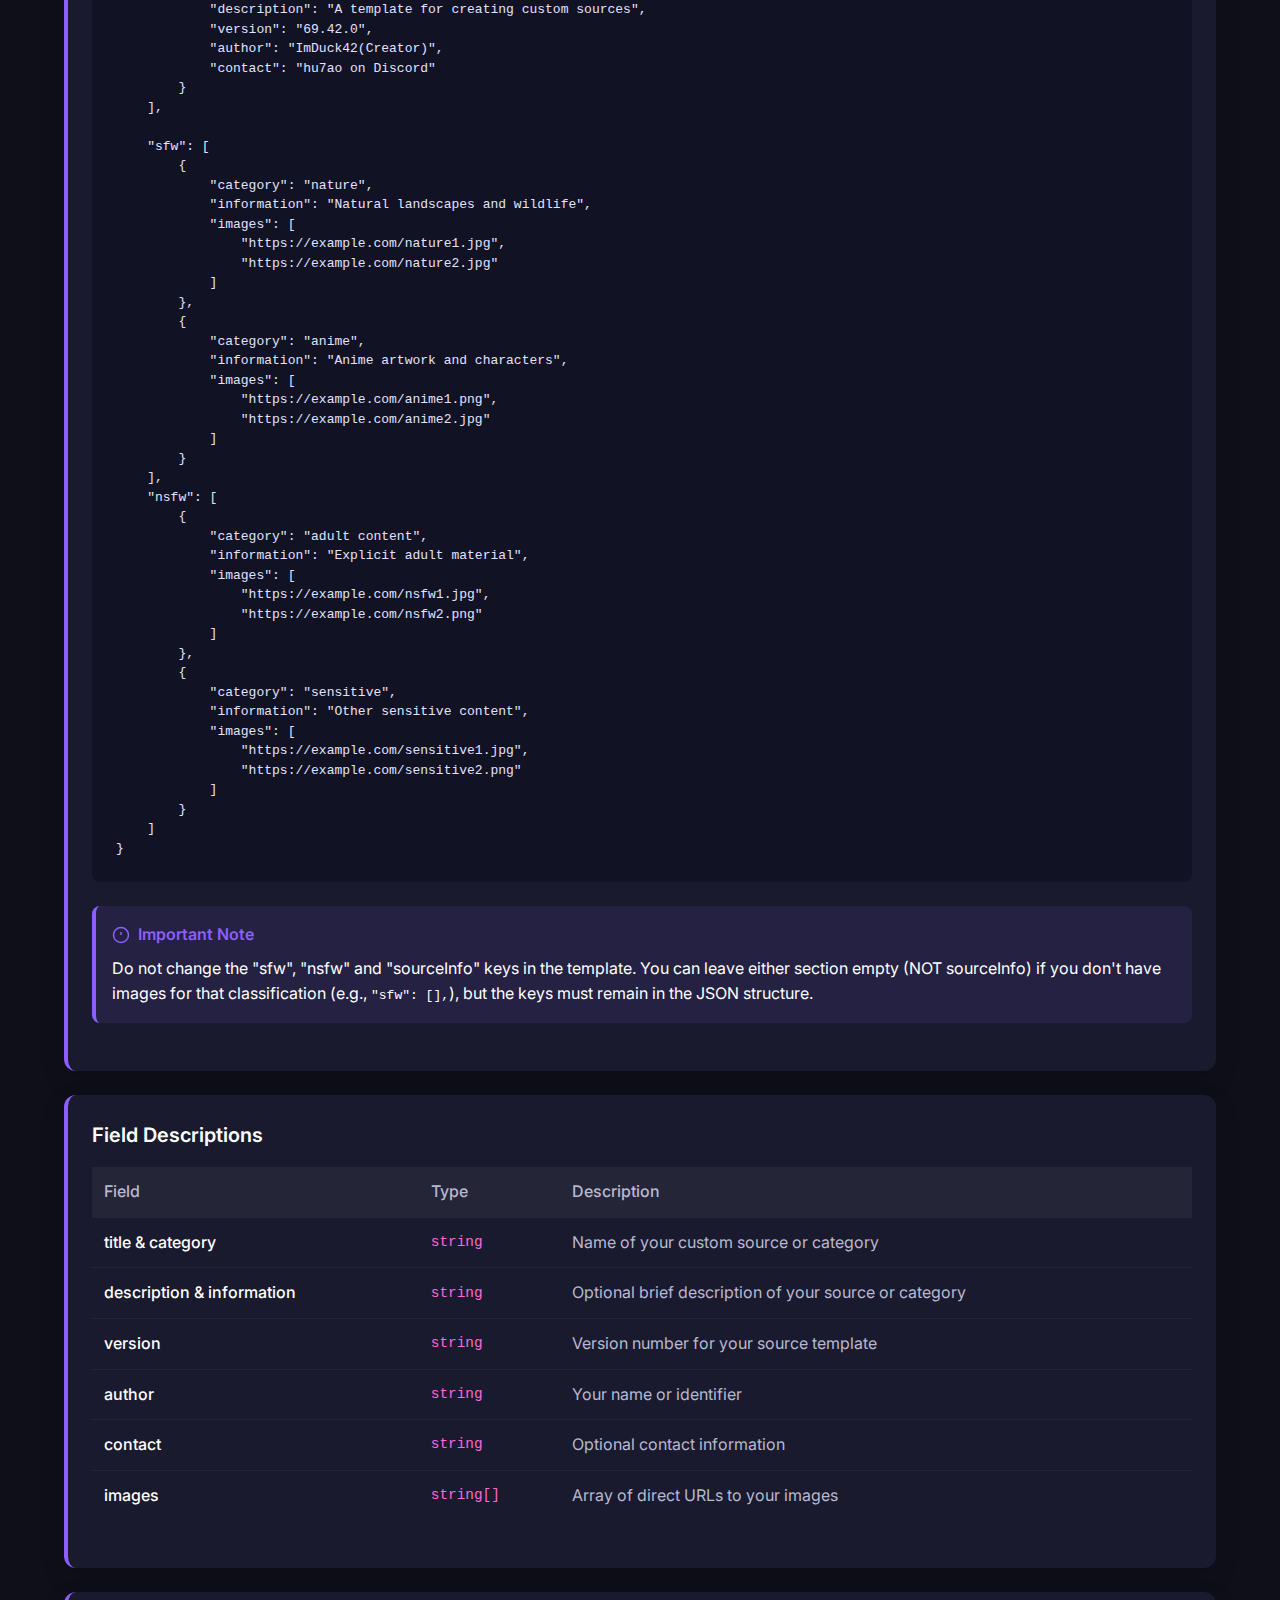
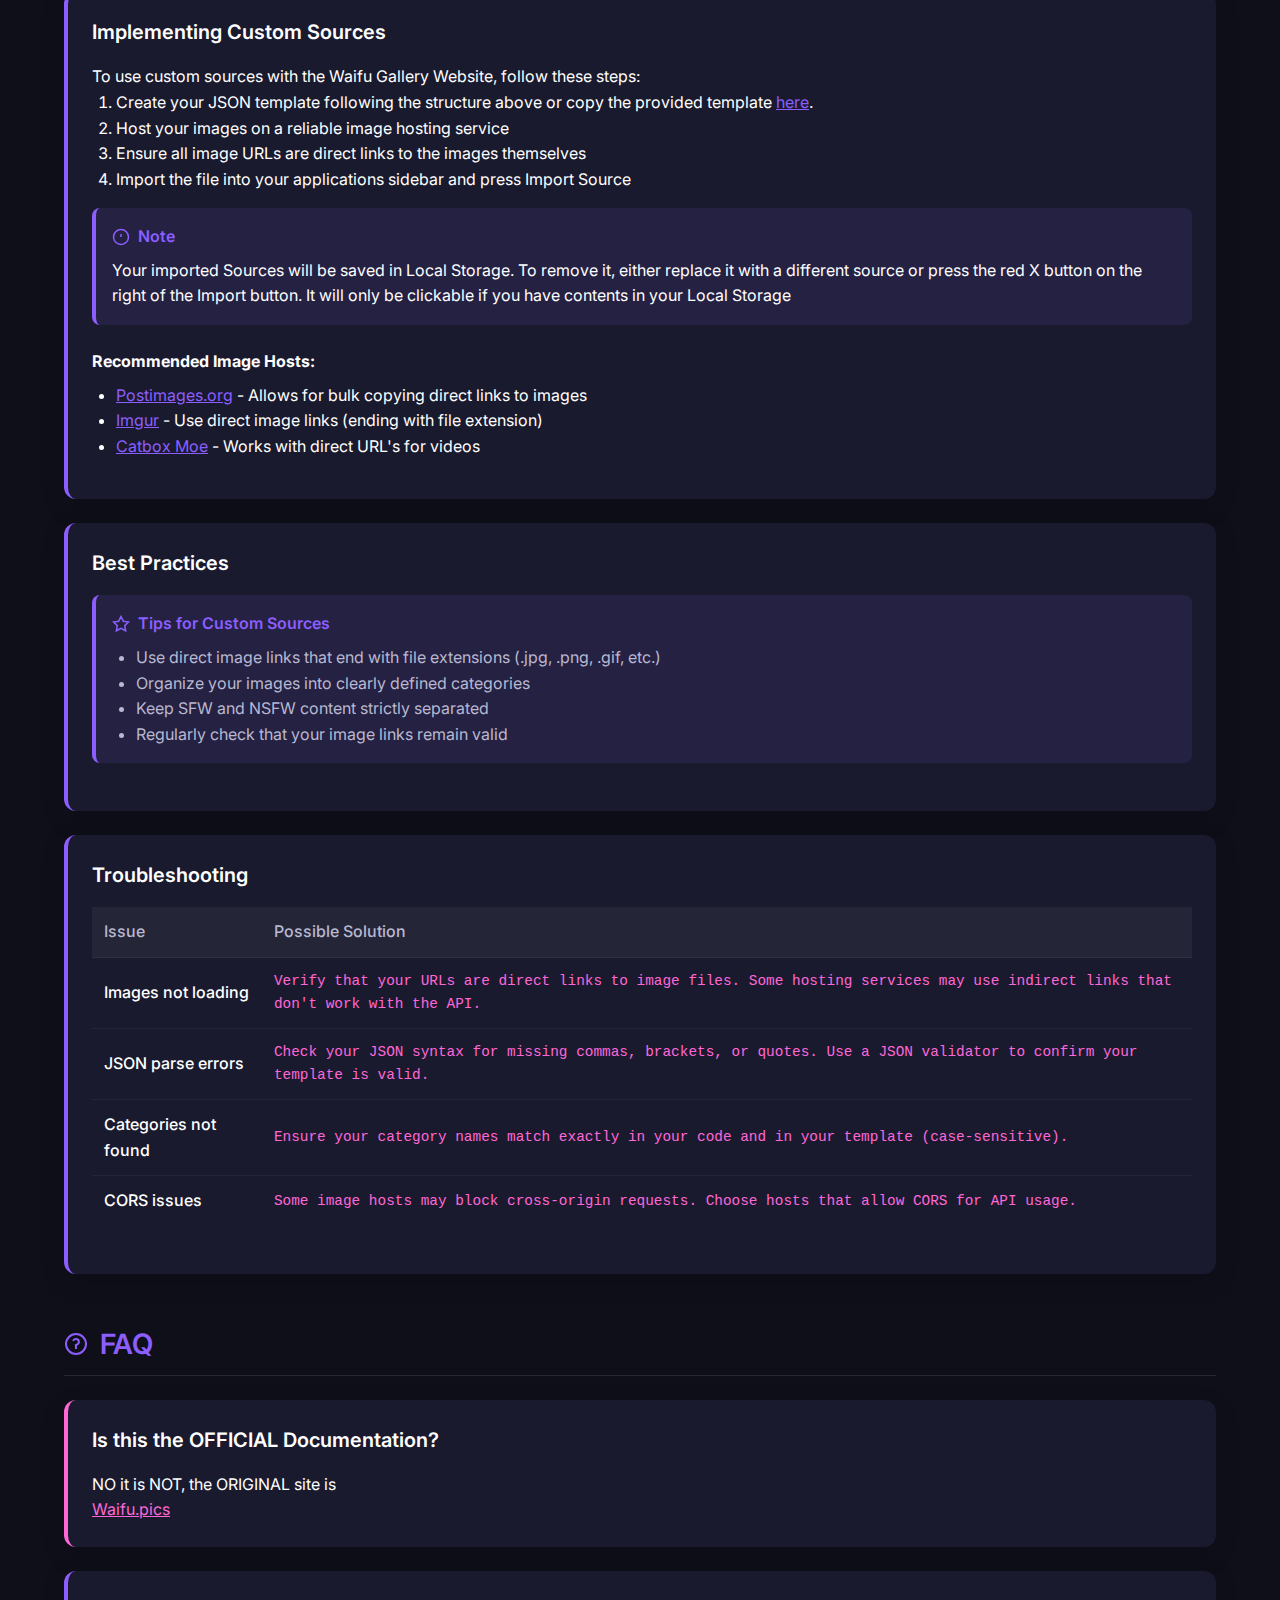
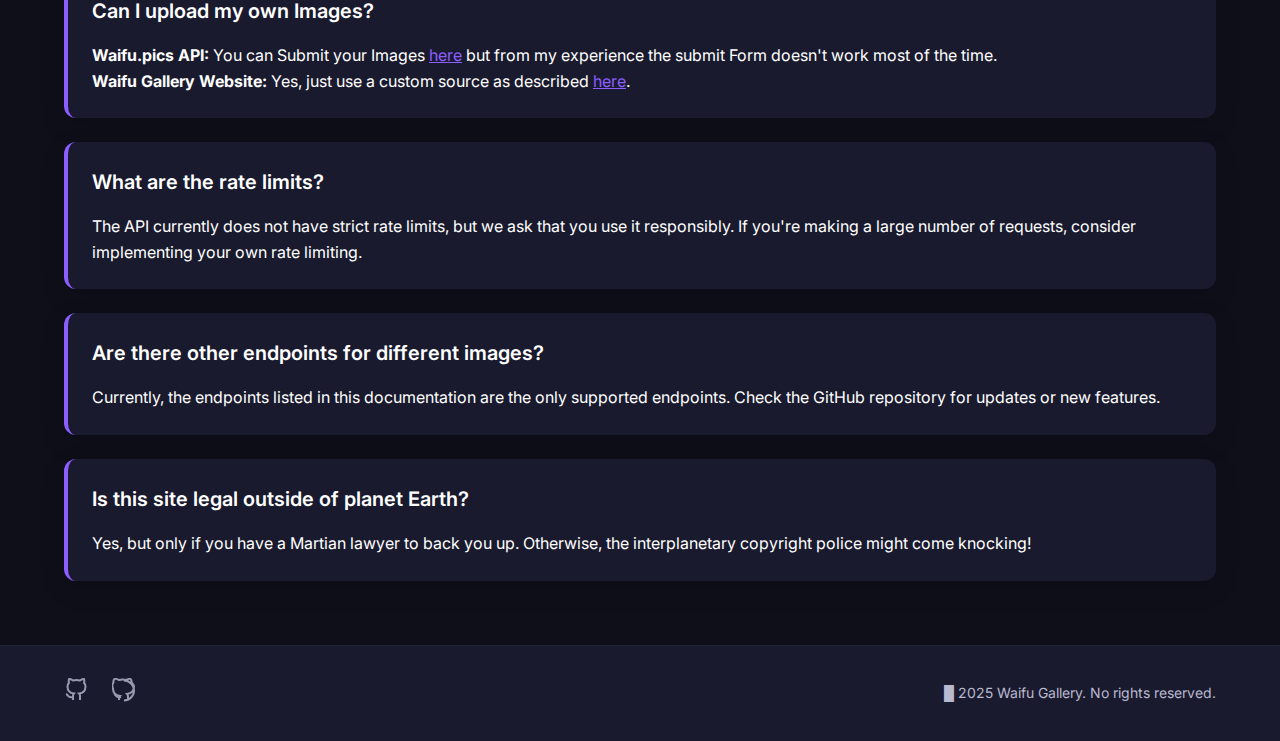
<file: documentation/indexdocs.html>
<!DOCTYPE html>
<html lang="en">

<head>
    <!-- Metadata and external resources -->
    <meta charset="UTF-8">
    <meta name="viewport" content="width=device-width, initial-scale=1.0">
    <meta name="description" content="Unofficial documentation for the waifu.pics API">
    <meta name="theme-color" content="#8c5eff">
    <link rel="icon" type="image/png" href="./../assets/kurukuruAPNG.png">
    <title>API Documentation | Waifu Gallery</title>
    
    <!-- Fonts -->
    <link rel="preconnect" href="https://fonts.googleapis.com">
    <link rel="preconnect" href="https://fonts.gstatic.com" crossorigin>
    <link rel="stylesheet" href="https://fonts.googleapis.com/css2?family=Inter:wght@400;500;600;700&display=swap">
    
    <!-- Stylesheets -->
    <link rel="stylesheet" href="./stylesdocs.css">
</head>

<body>
    <!-- Navigation bar -->
    <nav class="main-nav">
        <div class="nav-container">
            <h1 class="logo">
                <a href="./.."><span>✨</span> Waifu Gallery</a>
            </h1>
            <!-- Quick navigation links (desktop only) -->
            <div class="quick-nav">
                <a href="#available-categories" class="quick-nav-link">
                    <svg viewBox="0 0 24 24" width="18" height="18" fill="none" stroke="currentColor" stroke-width="2">
                        <rect x="2" y="3" width="20" height="14" rx="2" ry="2"></rect>
                        <line x1="8" y1="21" x2="16" y2="21"></line>
                        <line x1="12" y1="17" x2="12" y2="21"></line>
                    </svg>
                    Categories
                </a>
                <a href="#endpoints" class="quick-nav-link">
                    <svg viewBox="0 0 24 24" width="18" height="18" fill="none" stroke="currentColor" stroke-width="2">
                        <path d="M20 21v-2a4 4 0 0 0-4-4H8a4 4 0 0 0-4 4v2"></path>
                        <circle cx="12" cy="7" r="4"></circle>
                    </svg>
                    Endpoints
                </a>
                <a href="#implementation-examples" class="quick-nav-link">
                    <svg viewBox="0 0 24 24" width="18" height="18" fill="none" stroke="currentColor" stroke-width="2">
                        <path d="M14 2H6a2 2 0 0 0-2 2v16a2 2 0 0 0 2 2h12a2 2 0 0 0 2-2V8z"></path>
                        <polyline points="14 2 14 8 20 8"></polyline>
                        <line x1="16" y1="13" x2="8" y2="13"></line>
                        <line x1="16" y1="17" x2="8" y2="17"></line>
                        <polyline points="10 9 9 9 8 9"></polyline>
                    </svg>
                    Implementation
                </a>
                <a href="#custom-source" class="quick-nav-link">
                    <svg viewBox="0 0 24 24" width="18" height="18" fill="none" stroke="currentColor" stroke-width="2">
                        <path d="M14 2H6a2 2 0 0 0-2 2v16c0 1.1.9 2 2 2h12a2 2 0 0 0 2-2V8l-6-6z"/>
                        <path d="M14 8V2"/>
                        <path d="M12 18v-6"/>
                        <path d="M8 15h8"/>
                    </svg>
                    Custom Sources
                </a>
                <a href="#faq" class="quick-nav-link">
                    <svg viewBox="0 0 24 24" width="18" height="18" fill="none" stroke="currentColor" stroke-width="2">
                        <circle cx="12" cy="12" r="10"/>
                        <path d="M9.09 9a3 3 0 0 1 5.83 1c0 2-3 3-3 3L12 17"/>
                        <line x1="12" y1="17" x2="12.01" y2="17"/>
                    </svg>
                    FAQ
                </a>
            </div>
            <div class="nav-links">
                <a href="./../contact/indexcontact.html">Contact</a>
                <a href="#" class="active">API</a>
                <a href="https://github.com/ImDuck42/Waifu-Gallery" target="_blank">GitHub</a>
            </div>
        </div>
    </nav>

    <!-- Main content container -->
    <div class="content-container">
        <!-- Page title -->
        <h1 class="page-title">API Documentation</h1>
        
        <!-- Introduction section -->
        <div class="docs-intro">
            <p>The open and supported part of the waifu.pics API is incredibly easy to use. You can find detailed information about how to utilize this in your application below.</p>
            <p>If you have any issues or questions with the API, please create a <a href="https://github.com/Waifu-pics/waifu-api" target="_blank" style="color: var(--accent-primary); text-decoration: underline;">GitHub issue</a>.</p>
            <br>
            <p><strong>Note:</strong> We have switched the API URL to <code>https://api.waifu.pics</code> from <code>https://waifu.pics/api</code>. While the old route still works, you should switch any existing applications to use the newer URL.</p>
        </div>
        
        <!-- Available categories section -->
        <div class="docs-section" id="available-categories">
            <h2 class="section-title">
                <!-- Icon for the section -->
                <svg viewBox="0 0 24 24" width="24" height="24" fill="none" stroke="currentColor" stroke-width="2">
                    <rect x="2" y="3" width="20" height="14" rx="2" ry="2"></rect>
                    <line x1="8" y1="21" x2="16" y2="21"></line>
                    <line x1="12" y1="17" x2="12" y2="21"></line>
                </svg>
                Available Categories
            </h2>
            <p class="section-description">The API provides various image categories in both SFW (Safe for Work) and NSFW (Not Safe for Work) classifications.</p>
            
            <!-- SFW categories card -->
            <div class="card">
                <h3 class="card-title">SFW Categories</h3>
                <div class="category-grid">
                    <!-- List of SFW categories -->
                    <div class="category-item">waifu</div>
                    <div class="category-item">neko</div>
                    <div class="category-item">shinobu</div>
                    <div class="category-item">megumin</div>
                    <div class="category-item">bully</div>
                    <div class="category-item">cuddle</div>
                    <div class="category-item">cry</div>
                    <div class="category-item">hug</div>
                    <div class="category-item">awoo</div>
                    <div class="category-item">kiss</div>
                    <div class="category-item">lick</div>
                    <div class="category-item">pat</div>
                    <div class="category-item">smug</div>
                    <div class="category-item">bonk</div>
                    <div class="category-item">yeet</div>
                    <div class="category-item">blush</div>
                    <div class="category-item">smile</div>
                    <div class="category-item">wave</div>
                    <div class="category-item">highfive</div>
                    <div class="category-item">handhold</div>
                    <div class="category-item">nom</div>
                    <div class="category-item">bite</div>
                    <div class="category-item">glomp</div>
                    <div class="category-item">slap</div>
                    <div class="category-item">kill</div>
                    <div class="category-item">kick</div>
                    <div class="category-item">happy</div>
                    <div class="category-item">wink</div>
                    <div class="category-item">poke</div>
                    <div class="category-item">dance</div>
                    <div class="category-item">cringe</div>
                </div>
            </div>
            
            <!-- NSFW categories card -->
            <div class="card">
                <h3 class="card-title">NSFW Categories</h3>
                <div class="category-grid">
                    <!-- List of NSFW categories -->
                    <div class="category-item">waifu</div>
                    <div class="category-item">neko</div>
                    <div class="category-item">trap</div>
                    <div class="category-item">blowjob</div>
                </div>
            </div>
        </div>
        
        <!-- Endpoints section -->
        <div class="docs-section" id="endpoints">
            <h2 class="section-title">
                <!-- Icon for the section -->
                <svg viewBox="0 0 24 24" width="24" height="24" fill="none" stroke="currentColor" stroke-width="2">
                    <path d="M20 21v-2a4 4 0 0 0-4-4H8a4 4 0 0 0-4 4v2"></path>
                    <circle cx="12" cy="7" r="4"></circle>
                </svg>
                Endpoints
            </h2>
            <p class="section-description">The API provides two main endpoints for retrieving waifu images.</p>
            
            <!-- Single image endpoint -->
            <div class="card">
                <h3 class="card-title">Get Single Image</h3>
                <p>Receive one random image URL from your endpoint of choice.</p>
                
                <!-- Endpoint details -->
                <div class="endpoint">
                    <span class="endpoint-url">https://api.waifu.pics/type/category</span>
                    <span class="endpoint-method get">GET</span>
                </div>
                
                <!-- Parameters table -->
                <table class="parameter-table">
                    <tr>
                        <th>Parameter</th>
                        <th>Type</th>
                        <th>Description</th>
                    </tr>
                    <tr>
                        <td>type</td>
                        <td>string</td>
                        <td>The type classification. Valid types are "sfw" and "nsfw".</td>
                    </tr>
                    <tr>
                        <td>category</td>
                        <td>string</td>
                        <td>The category of image to retrieve (see available categories above).</td>
                    </tr>
                </table>
                
                <!-- Example response -->
                <h4 style="margin-bottom: 0.75rem;">Example Response:</h4>
                <div class="response-example">{
  "url": "https://i.waifu.pics/Tj6Wzwo.png"
}</div>
                
                <!-- Tip box -->
                <div class="tip-box">
                    <div class="tip-box-title">
                        <!-- Icon for the tip -->
                        <svg viewBox="0 0 24 24" width="18" height="18" fill="none" stroke="currentColor" stroke-width="2">
                            <circle cx="12" cy="12" r="10"></circle>
                            <line x1="12" y1="8" x2="12" y2="12"></line>
                            <line x1="12" y1="16" x2="12.01" y2="16"></line>
                        </svg>
                        Example Usage
                    </div>
                    <p>To get a random SFW "waifu" image: <code>https://api.waifu.pics/sfw/waifu</code></p>
                </div>
            </div>
            
            <!-- Multiple images endpoint -->
            <div class="card">
                <h3 class="card-title">Get Multiple Images</h3>
                <p>Receive 30 unique images from a specific endpoint or category.</p>
                
                <!-- Endpoint details -->
                <div class="endpoint">
                    <span class="endpoint-url">https://api.waifu.pics/many/type/category</span>
                    <span class="endpoint-method post">POST</span>
                </div>
                
                <!-- Parameters table -->
                <table class="parameter-table">
                    <tr>
                        <th>Parameter</th>
                        <th>Type</th>
                        <th>Description</th>
                    </tr>
                    <tr>
                        <td>type</td>
                        <td>string</td>
                        <td>The type classification. Valid types are "sfw" and "nsfw".</td>
                    </tr>
                    <tr>
                        <td>category</td>
                        <td>string</td>
                        <td>The category of image to retrieve (see available categories above).</td>
                    </tr>
                </table>
                
                <!-- Example request body -->
                <h4 style="margin-bottom: 0.75rem; margin-top: 1.5rem;">Request Body:</h4>
                <table class="parameter-table">
                    <tr>
                        <th>Field</th>
                        <th>Type</th>
                        <th>Description</th>
                    </tr>
                    <tr>
                        <td>exclude</td>
                        <td>string[]</td>
                        <td>An array of URLs to exclude from the response (optional).</td>
                    </tr>
                </table>
                
                <h4 style="margin-bottom: 0.75rem;">Example Request Body:</h4>
                <div class="response-example">{
  "exclude": []
}</div>
                
                <!-- Example response -->
                <h4 style="margin-bottom: 0.75rem;">Example Response:</h4>
                <div class="response-example">{
  "files": [
    "https://i.waifu.pics/qUY7BBo.jpg",
    "https://i.waifu.pics/zP~YhRb.jpg",
    "https://i.waifu.pics/Q9ZlB-P.jpg",
    ...
  ]
}</div>
                
                <!-- Tip box -->
                <div class="tip-box">
                    <div class="tip-box-title">
                        <!-- Icon for the tip -->
                        <svg viewBox="0 0 24 24" width="18" height="18" fill="none" stroke="currentColor" stroke-width="2">
                            <circle cx="12" cy="12" r="10"></circle>
                            <line x1="12" y1="8" x2="12" y2="12"></line>
                            <line x1="12" y1="16" x2="12.01" y2="16"></line>
                        </svg>
                        Tip
                    </div>
                    <p>You can use the "exclude" parameter to avoid getting duplicate images when making multiple requests.</p>
                </div>
            </div>
        </div>
        
        <!-- Implementation examples section -->
        <div class="docs-section" id="implementation-examples">
            <h2 class="section-title">
                <svg viewBox="0 0 24 24" width="24" height="24" fill="none" stroke="currentColor" stroke-width="2">
                    <path d="M14 2H6a2 2 0 0 0-2 2v16a2 2 0 0 0 2 2h12a2 2 0 0 0 2-2V8z"></path>
                    <polyline points="14 2 14 8 20 8"></polyline>
                    <line x1="16" y1="13" x2="8" y2="13"></line>
                    <line x1="16" y1="17" x2="8" y2="17"></line>
                    <polyline points="10 9 9 9 8 9"></polyline>
                </svg>
                Implementation Examples
            </h2>
            <p class="section-description">Here are some examples of how to use the waifu.pics API in different programming languages.</p>
            
            <div class="tab-container">
                <div class="tabs">
                    <button class="tab active" onclick="changeTab(event, 'javascript')">JavaScript</button>
                    <button class="tab" onclick="changeTab(event, 'python')">Python</button>
                </div>
                
                <div id="javascript" class="code-example">// Fetch a single image
fetch('https://api.waifu.pics/sfw/waifu')
  .then(response => response.json())
  .then(data => {
    console.log(data.url);
    // Use the image URL as needed
  })
  .catch(error => console.error('Error fetching waifu:', error));

// Fetch multiple images
fetch('https://api.waifu.pics/many/sfw/waifu', {
  method: 'POST',
  headers: {
    'Content-Type': 'application/json'
  },
  body: JSON.stringify({
    exclude: []
  })
})
  .then(response => response.json())
  .then(data => {
    console.log(data.files);
    // Process the array of image URLs
  })
  .catch(error => console.error('Error fetching multiple waifus:', error));
</div>
                
                <div id="python" class="code-example" style="display: none;">import requests

# Fetch a single image
def get_single_waifu(type="sfw", category="waifu"):
    response = requests.get(f"https://api.waifu.pics/{type}/{category}")
    if response.status_code == 200:
        return response.json()["url"]
    else:
        return f"Error: {response.status_code}"

# Fetch multiple images
def get_multiple_waifus(type="sfw", category="waifu", exclude=[]):
    payload = {"exclude": exclude}
    response = requests.post(
        f"https://api.waifu.pics/many/{type}/{category}",
        json=payload
    )
    if response.status_code == 200:
        return response.json()["files"]
    else:
        return f"Error: {response.status_code}"

# Example usage
single_image = get_single_waifu()
print(f"Single image: {single_image}")

multiple_images = get_multiple_waifus()
print(f"Received {len(multiple_images)} images")
for img in multiple_images[:3]:
    print(img)  # Print the first 3 images
</div>
            </div>
            
            <div class="tip-box">
                <div class="tip-box-title">
                    <svg viewBox="0 0 24 24" width="18" height="18" fill="none" stroke="currentColor" stroke-width="2">
                        <polygon points="12 2 15.09 8.26 22 9.27 17 14.14 18.18 21.02 12 17.77 5.82 21.02 7 14.14 2 9.27 8.91 8.26 12 2"></polygon>
                    </svg>
                    Best Practices
                </div>
                <ul style="margin-left: 1.5rem; color: var(--text-secondary);">
                    <li>Use caching for frequently used images to reduce API calls</li>
                    <li>Implement error handling in your applications</li>
                    <li>Consider rate limiting your requests to avoid overloading the servers</li>
                    <li>For NSFW content, ensure your application has proper age verification</li>
                </ul>
            </div>
        </div>
        
        <!-- Custom Source Section -->
        <div class="docs-section" id="custom-source">
            <h2 class="section-title">
                <svg viewBox="0 0 24 24" width="24" height="24" fill="none" stroke="currentColor" stroke-width="2">
                    <path d="M14 2H6a2 2 0 0 0-2 2v16c0 1.1.9 2 2 2h12a2 2 0 0 0 2-2V8l-6-6z"/>
                    <path d="M14 8V2"/>
                    <path d="M12 18v-6"/>
                    <path d="M8 15h8"/>
                </svg>
                Custom Sources
            </h2>
            <p class="section-description">Create and use your own image collections with Waifu Gallery by creating custom source configurations.</p>
            
            <!-- Custom Source Introduction -->
            <div class="card">
                <h3 class="card-title">What are Custom Sources?</h3>
                <p>Custom sources allow you to define your own collections of images that can be used with the Waifu Gallery Website. This feature enables you to integrate personal image sets or create specialized categories beyond the default offerings.</p>
                
                <p>Custom sources are defined using a JSON template that specifies categories and image URLs in both SFW (Safe for Work) and NSFW (Not Safe for Work) classifications.</p>
            </div>
            
            <!-- Template Structure -->
            <div class="card">
                <h3 class="card-title">Custom Source Template</h3>
                <p>To create a custom source, you'll need to follow the JSON template structure below:</p>
                
                <h4 style="margin: 1rem 0 0.5rem 0;">Template Structure:</h4>
                <div class="response-example">{
    "sourceInfo": [
        {
            "title": "Custom Source Template",
            "description": "A template for creating custom sources",
            "version": "69.42.0",
            "author": "ImDuck42(Creator)",
            "contact": "hu7ao on Discord"
        }
    ],

    "sfw": [
        {
            "category": "nature",
            "information": "Natural landscapes and wildlife",
            "images": [
                "https://example.com/nature1.jpg",
                "https://example.com/nature2.jpg"
            ]
        },
        {
            "category": "anime",
            "information": "Anime artwork and characters",
            "images": [
                "https://example.com/anime1.png",
                "https://example.com/anime2.jpg"
            ]
        }
    ],
    "nsfw": [
        {
            "category": "adult content",
            "information": "Explicit adult material",
            "images": [
                "https://example.com/nsfw1.jpg",
                "https://example.com/nsfw2.png"
            ]
        },
        {
            "category": "sensitive",
            "information": "Other sensitive content",
            "images": [
                "https://example.com/sensitive1.jpg",
                "https://example.com/sensitive2.png"
            ]
        }
    ]
}</div>
                
                <div class="tip-box">
                    <div class="tip-box-title">
                        <svg viewBox="0 0 24 24" width="18" height="18" fill="none" stroke="currentColor" stroke-width="2">
                            <circle cx="12" cy="12" r="10"></circle>
                            <line x1="12" y1="8" x2="12" y2="12"></line>
                            <line x1="12" y1="16" x2="12.01" y2="16"></line>
                        </svg>
                        Important Note
                    </div>
                    <p>Do not change the "sfw", "nsfw" and "sourceInfo" keys in the template. You can leave either section empty (NOT sourceInfo) if you don't have images for that classification (e.g., <code>"sfw": [],</code>), but the keys must remain in the JSON structure.</p>
                </div>
            </div>
            
            <!-- Field Descriptions -->
            <div class="card">
                <h3 class="card-title">Field Descriptions</h3>
                
                <table class="parameter-table">
                    <tr>
                        <th>Field</th>
                        <th>Type</th>
                        <th>Description</th>
                    </tr>
                    <tr>
                        <td>title & category</td>
                        <td>string</td>
                        <td>Name of your custom source or category</td>
                    </tr>
                    <tr>
                        <td>description & information</td>
                        <td>string</td>
                        <td>Optional brief description of your source or category</td>
                    </tr>
                    <tr>
                        <td>version</td>
                        <td>string</td>
                        <td>Version number for your source template</td>
                    </tr>
                    <tr>
                        <td>author</td>
                        <td>string</td>
                        <td>Your name or identifier</td>
                    </tr>
                    <tr>
                        <td>contact</td>
                        <td>string</td>
                        <td>Optional contact information</td>
                    </tr>
                    <tr>
                        <td>images</td>
                        <td>string[]</td>
                        <td>Array of direct URLs to your images</td>
                    </tr>
                </table>
            </div>
            
            <!-- How to Implement -->
            <div class="card">
                <h3 class="card-title">Implementing Custom Sources</h3>
                <p>To use custom sources with the Waifu Gallery Website, follow these steps:</p>
                
                <ol style="margin-left: 1.5rem; margin-bottom: 1rem;">
                    <li>Create your JSON template following the structure above or copy the provided template <a href="./../assets/CustomSourceTemplate.json" target="_blank" style="color: var(--accent-primary); text-decoration: underline;">here</a>.</li>
                    <li>Host your images on a reliable image hosting service</li>
                    <li>Ensure all image URLs are direct links to the images themselves</li>
                    <li>Import the file into your applications sidebar and press Import Source</li>
                </ol>
                
                <div class="tip-box">
                    <div class="tip-box-title">
                        <svg viewBox="0 0 24 24" width="18" height="18" fill="none" stroke="currentColor" stroke-width="2">
                            <circle cx="12" cy="12" r="10"></circle>
                            <line x1="12" y1="8" x2="12" y2="12"></line>
                            <line x1="12" y1="16" x2="12.01" y2="16"></line>
                        </svg>
                        Note
                    </div>
                    <p>Your imported Sources will be saved in Local Storage. To remove it, either replace it with a different source or press the red X button on the right of the Import button. It will only be clickable if you have contents in your Local Storage</p>
                </div>

                <h4 style="margin: 1rem 0 0.5rem 0;">Recommended Image Hosts:</h4>
                <ul style="margin-left: 1.5rem; margin-bottom: 1rem;">
                    <li><a href="https://postimages.org/" target="_blank" style="color: var(--accent-primary); text-decoration: underline;">Postimages.org</a> - Allows for bulk copying direct links to images</li>
                    <li><a href="https://imgur.com/" target="_blank" style="color: var(--accent-primary); text-decoration: underline;">Imgur</a> - Use direct image links (ending with file extension)</li>
                    <li><a href="https://catbox.moe/" target="_blank" style="color: var(--accent-primary); text-decoration: underline;">Catbox Moe</a> - Works with direct URL's for videos</li>
                </ul>
            </div>
                        
            <!-- Best Practices -->
            <div class="card">
                <h3 class="card-title">Best Practices</h3>
                
                <div class="tip-box">
                    <div class="tip-box-title">
                        <svg viewBox="0 0 24 24" width="18" height="18" fill="none" stroke="currentColor" stroke-width="2">
                            <polygon points="12 2 15.09 8.26 22 9.27 17 14.14 18.18 21.02 12 17.77 5.82 21.02 7 14.14 2 9.27 8.91 8.26 12 2"></polygon>
                        </svg>
                        Tips for Custom Sources
                    </div>
                    <ul style="margin-left: 1.5rem; color: var(--text-secondary);">
                        <li>Use direct image links that end with file extensions (.jpg, .png, .gif, etc.)</li>
                        <li>Organize your images into clearly defined categories</li>
                        <li>Keep SFW and NSFW content strictly separated</li>
                        <li>Regularly check that your image links remain valid</li>
                    </ul>
                </div>
            </div>
            
            <!-- Troubleshooting -->
            <div class="card">
                <h3 class="card-title">Troubleshooting</h3>
                
                <table class="parameter-table">
                    <tr>
                        <th>Issue</th>
                        <th>Possible Solution</th>
                    </tr>
                    <tr>
                        <td>Images not loading</td>
                        <td>Verify that your URLs are direct links to image files. Some hosting services may use indirect links that don't work with the API.</td>
                    </tr>
                    <tr>
                        <td>JSON parse errors</td>
                        <td>Check your JSON syntax for missing commas, brackets, or quotes. Use a JSON validator to confirm your template is valid.</td>
                    </tr>
                    <tr>
                        <td>Categories not found</td>
                        <td>Ensure your category names match exactly in your code and in your template (case-sensitive).</td>
                    </tr>
                    <tr>
                        <td>CORS issues</td>
                        <td>Some image hosts may block cross-origin requests. Choose hosts that allow CORS for API usage.</td>
                    </tr>
                </table>
            </div>
        </div>
        
        <!-- FAQ section -->
        <div class="docs-section" id="faq">
            <h2 class="section-title">
                <svg viewBox="0 0 24 24" width="24" height="24" fill="none" stroke="currentColor" stroke-width="2">
                    <circle cx="12" cy="12" r="10"/>
                    <path d="M9.09 9a3 3 0 0 1 5.83 1c0 2-3 3-3 3L12 17"/>
                    <line x1="12" y1="17" x2="12.01" y2="17"/>
                </svg>
                FAQ
            </h2>
            
            <div class="card" id="important">
                <h3 class="card-title">Is this the OFFICIAL Documentation?</h3>
                <p>NO it is NOT, the ORIGINAL site is</p><a href="https://waifu.pics/docs" target="_blank" style="color: var(--accent-secondary); text-decoration: underline;">Waifu.pics</a>
            </div>
            
            <div class="card">
                <h3 class="card-title">Can I upload my own Images?</h3>
                <p><strong>Waifu.pics API:</strong> You can Submit your Images <a href="https://waifu.pics/upload" target="_blank" style="color: var(--accent-primary); text-decoration: underline;">here</a> but from my experience the submit Form doesn't work most of the time.</p>
                <p><strong>Waifu Gallery Website:</strong> Yes, just use a custom source as described <a href="#custom-source" style="color: var(--accent-primary); text-decoration: underline;">here</a>.</p>
            </div>
                        
            <div class="card">
                <h3 class="card-title">What are the rate limits?</h3>
                <p>The API currently does not have strict rate limits, but we ask that you use it responsibly. If you're making a large number of requests, consider implementing your own rate limiting.</p>
            </div>
            
            <div class="card">
                <h3 class="card-title">Are there other endpoints for different images?</h3>
                <p>Currently, the endpoints listed in this documentation are the only supported endpoints. Check the GitHub repository for updates or new features.</p>
            </div>

            <div class="card">
                <h3 class="card-title">Is this site legal outside of planet Earth?</h3>
                <p>Yes, but only if you have a Martian lawyer to back you up. Otherwise, the interplanetary copyright police might come knocking!</p>
            </div>
        </div>
    </div>
    
    <!-- Footer -->
    <footer class="footer">
        <div class="footer-content">
            <!-- Social links -->
            <div class="social-links">
                <a href="https://github.com/ImDuck42" target="_blank" class="social-link">
                    <svg viewBox="0 0 24 24" width="24" height="24" fill="none" stroke="currentColor" stroke-width="2">
                        <path d="M9 19c-5 1.5-5-2.5-7-3m14 6v-3.87a3.37 3.37 0 0 0-.94-2.61c3.14-.35 6.44-1.54 6.44-7A5.44 5.44 0 0 0 20 4.77 5.07 5.07 0 0 0 19.91 1S18.73.65 16 2.48a13.38 13.38 0 0 0-7 0C6.27.65 5.09 1 5.09 1A5.07 5.07 0 0 0 5 4.77a5.44 5.44 0 0 0-1.5 3.78c0 5.42 3.3 6.61 6.44 7A3.37 3.37 0 0 0 9 18.13V22"></path>
                    </svg>
                </a>
                <a href="https://github.com/Waifu-pics" target="_blank" class="social-link">
                    <svg viewBox="0 0 24 24" width="24" height="24" fill="none" stroke="currentColor" stroke-width="2">
                        <path d="M9 19c-5 1.5-5-2.5-7-3m14 6v-3.5a3.5 3.5 0 0 0-1-2.5c3.5-.4 7-1.8 7-7.5A5.75 5.75 0 0 0 19.5 4.5c.5-2-1-3.5-1-3.5S17 .5 14 2a13.5 13.5 0 0 0-7 0C4 .5 2.5 1 2.5 1s-1.5 1.5-1 3.5A5.75 5.75 0 0 0 1 10.5c0 5.7 3.5 7.1 7 7.5a3.5 3.5 0 0 0-1 2.5V22M12 22.5a10 10 0 0 0 0-20"></path>
                    </svg>
                </a>
            </div>
            <!-- Copyright -->
            <div class="copyright">
                █ 2025 Waifu Gallery. No rights reserved.
            </div>
        </div>
    </footer>
    
    <!-- Scripts -->
    <script src="./appdocs.js"></script>
</body>
</html>
</file>
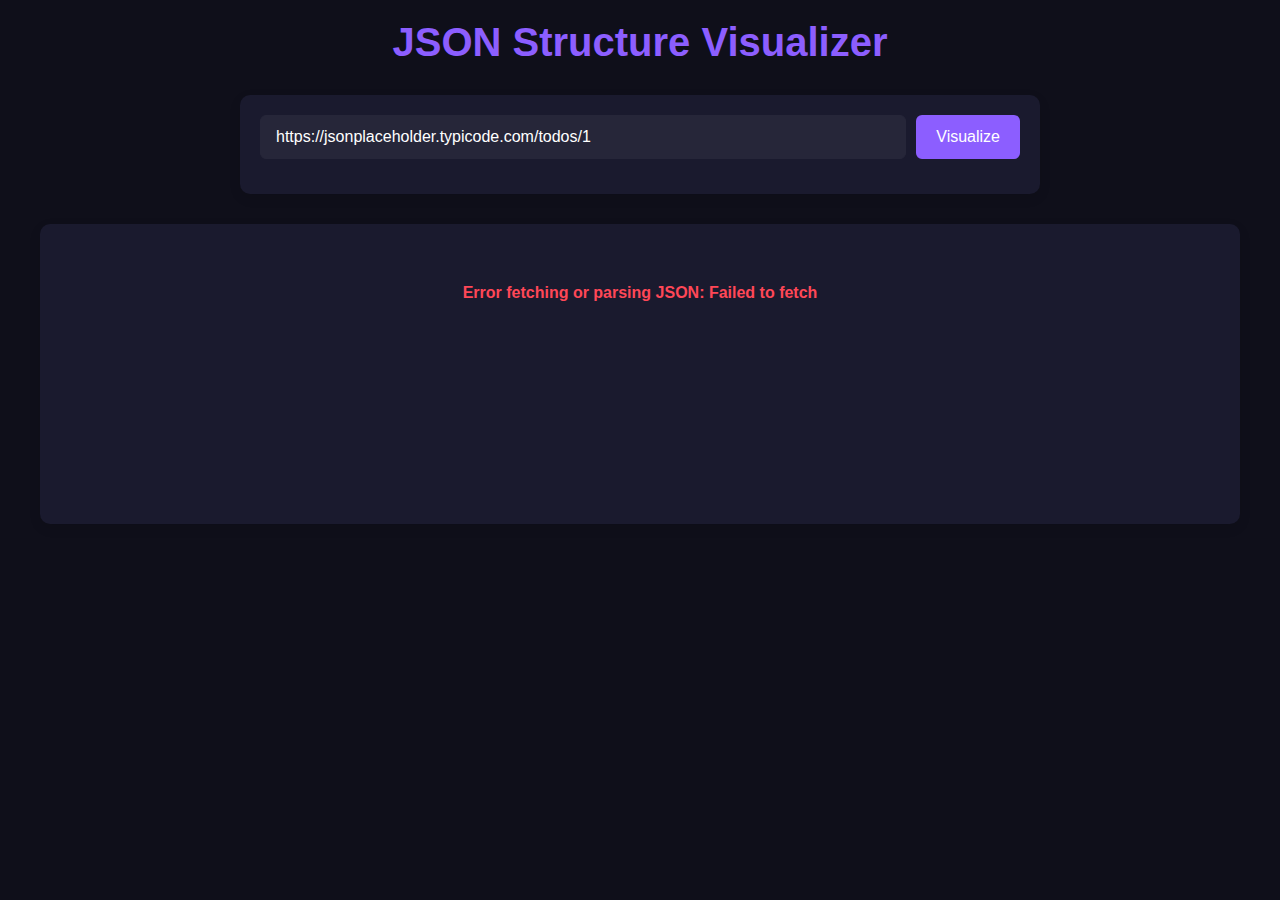
<file: stuff/json.html>
<!-- Just For Fun-->

<!DOCTYPE html>
<html lang="en">
<head>
    <!-- Metadata and external resources -->
    <meta charset="UTF-8">
    <meta name="viewport" content="width=device-width, initial-scale=1.0">
    <meta name="description" content="A modern JSON Structure Visualizer">
    <meta name="theme-color" content="#8c5eff">
    <link rel="icon" type="image/png" href="./../assets/kurukuruAPNG.png">
    <title>JSON Structure Visualizer</title>
    <style>
        :root {
            --bg-color: #0f0f1a;
            --primary-color: #8c5eff;
            --secondary-color: #ff67d7;
            --success-color: #2ecc71;
            --text-color: #ffffff;
            --border-color: #262639;
            --node-bg: #1a1a2e;
            --leaf-bg: #262639;
            --error-color: #ff4757;
        }

        * {
            margin: 0;
            padding: 0;
            box-sizing: border-box;
            font-family: 'Segoe UI', Tahoma, Geneva, Verdana, sans-serif;
        }

        body {
            background-color: var(--bg-color);
            color: var(--text-color);
            padding: 20px;
            min-height: 100vh;
        }

        header {
            text-align: center;
            margin-bottom: 30px;
        }

        h1 {
            color: var(--primary-color);
            margin-bottom: 10px;
            font-size: 2.5rem;
        }

        .input-section {
            background-color: var(--node-bg);
            border-radius: 10px;
            padding: 20px;
            box-shadow: 0 4px 12px rgba(0, 0, 0, 0.1);
            margin-bottom: 30px;
            max-width: 800px;
            margin-left: auto;
            margin-right: auto;
        }

        .input-container {
            display: flex;
            gap: 10px;
            margin-bottom: 15px;
        }

        input[type="text"] {
            flex-grow: 1;
            padding: 12px 15px;
            border: 1px solid var(--border-color);
            border-radius: 6px;
            font-size: 16px;
            background-color: var(--leaf-bg);
            color: var(--text-color);
            transition: border-color 0.2s;
        }

        input[type="text"]:focus {
            outline: none;
            border-color: var(--primary-color);
            box-shadow: 0 0 0 3px rgba(140, 94, 255, 0.2);
        }

        button {
            background-color: var(--primary-color);
            color: var(--text-color);
            border: none;
            border-radius: 6px;
            padding: 12px 20px;
            font-size: 16px;
            cursor: pointer;
            transition: background-color 0.2s;
        }

        button:hover {
            background-color: var(--secondary-color);
        }

        button:disabled {
            background-color: var(--error-color);
            opacity: 0.5;
            cursor: not-allowed;
        }

        .visualization-container {
            max-width: 1200px;
            margin: 0 auto;
            background-color: var(--node-bg);
            border-radius: 10px;
            padding: 20px;
            box-shadow: 0 4px 12px rgba(0, 0, 0, 0.1);
            min-height: 300px;
            display: none;
        }

        .loading {
            display: flex;
            justify-content: center;
            align-items: center;
            height: 200px;
        }

        .spinner {
            border: 4px solid rgba(0, 0, 0, 0.1);
            border-left-color: var(--primary-color);
            border-radius: 50%;
            width: 40px;
            height: 40px;
            animation: spin 1s linear infinite;
        }

        @keyframes spin {
            0% { transform: rotate(0deg); }
            100% { transform: rotate(360deg); }
        }

        .error-message {
            color: var(--error-color);
            text-align: center;
            padding: 20px;
            font-weight: bold;
        }

        .json-tree {
            font-family: 'Courier New', monospace;
            padding: 20px;
            overflow-x: auto;
        }

        .tree-node {
            margin-bottom: 10px;
            border-radius: 6px;
            transition: all 0.2s;
        }

        .tree-node-header {
            display: flex;
            align-items: center;
            padding: 10px;
            background-color: var(--node-bg);
            border: 1px solid var(--border-color);
            border-radius: 6px;
            cursor: pointer;
            transition: background-color 0.2s;
        }

        .tree-node-header:hover {
            background-color: var(--leaf-bg);
        }

        .tree-node-content {
            padding-left: 25px;
            border-left: 2px solid var(--border-color);
            margin-left: 10px;
            margin-top: 5px;
            display: none;
        }

        .tree-node.expanded > .tree-node-content {
            display: block;
        }

        .toggle-icon {
            width: 20px;
            height: 20px;
            margin-right: 10px;
            display: flex;
            align-items: center;
            justify-content: center;
            font-weight: bold;
        }

        .type-indicator {
            margin-left: 10px;
            font-size: 12px;
            padding: 3px 8px;
            border-radius: 12px;
            background-color: var(--secondary-color);
            color: var(--text-color);
        }

        .key-name {
            font-weight: bold;
            color: var(--primary-color);
        }

        .value-leaf {
            background-color: var(--leaf-bg);
            border: 1px solid var(--border-color);
            border-radius: 6px;
            padding: 8px 12px;
            margin-top: 5px;
            display: flex;
            align-items: center;
        }

        .value-type {
            font-size: 12px;
            padding: 2px 6px;
            border-radius: 10px;
            background-color: #ddd;
            color: #333;
            margin-left: 10px;
        }

        /* Type-specific styling */
        .type-object { background-color: var(--success-color); }
        .type-array { background-color: var(--primary-color); }
        .type-string { background-color: #e17055; }
        .type-number { background-color: #fdcb6e; color: #333; }
        .type-boolean { background-color: #a29bfe; }
        .type-null { background-color: #636e72; }
    </style>
</head>
<body>
    <header>
        <h1>JSON Structure Visualizer</h1>
    </header>

    <div class="input-section">
        <div class="input-container">
            <input type="text" id="json-url" placeholder="Enter URL to JSON file..." 
                   value="https://jsonplaceholder.typicode.com/todos/1">
            <button id="visualize-btn">Visualize</button>
        </div>
    </div>

    <div class="visualization-container" id="visualization">
        <div class="json-tree" id="json-tree"></div>
    </div>

    <script>
        document.addEventListener('DOMContentLoaded', function() {
            const jsonUrlInput = document.getElementById('json-url');
            const visualizeBtn = document.getElementById('visualize-btn');
            const visualizationContainer = document.getElementById('visualization');
            const jsonTreeEl = document.getElementById('json-tree');
            
            // Add drag-and-drop functionality
            const inputSection = document.querySelector('.input-section');
            inputSection.addEventListener('dragover', function(event) {
                event.preventDefault();
                inputSection.style.border = '2px dashed var(--primary-color)';
            });

            inputSection.addEventListener('dragleave', function() {
                inputSection.style.border = 'none';
            });

            inputSection.addEventListener('drop', function(event) {
                event.preventDefault();
                inputSection.style.border = 'none';

                const file = event.dataTransfer.files[0];
                if (file && file.type === 'application/json') {
                    const reader = new FileReader();
                    reader.onload = function(e) {
                        try {
                            const jsonData = JSON.parse(e.target.result);
                            jsonUrlInput.value = 'Dropped JSON File';
                            visualizeBtn.disabled = true; // Disable the button
                            visualizationContainer.style.display = 'block';
                            jsonTreeEl.innerHTML = '';
                            renderJSONTree(jsonData, jsonTreeEl);
                        } catch (error) {
                            jsonTreeEl.innerHTML = `<div class="error-message">Error parsing JSON file: ${error.message}</div>`;
                            console.error('Error:', error);
                        }
                    };
                    reader.readAsText(file);
                } else {
                    jsonTreeEl.innerHTML = `<div class="error-message">Please drop a valid JSON file.</div>`;
                }
            });

            // Main visualization function
            visualizeBtn.addEventListener('click', async function() {
                const url = jsonUrlInput.value.trim();
                                
                // Show visualization container and loading spinner
                visualizationContainer.style.display = 'block';
                jsonTreeEl.innerHTML = '<div class="loading"><div class="spinner"></div></div>';
                
                try {
                    // Fetch JSON data from URL
                    const response = await fetch(url);
                    
                    if (!response.ok) {
                        throw new Error(`HTTP error! Status: ${response.status}`);
                    }
                    
                    const data = await response.json();
                    
                    // Render the JSON tree
                    jsonTreeEl.innerHTML = '';
                    renderJSONTree(data, jsonTreeEl);
                    
                } catch (error) {
                    jsonTreeEl.innerHTML = `<div class="error-message">Error fetching or parsing JSON: ${error.message}</div>`;
                    console.error('Error:', error);
                }
            });
            
            // Render JSON tree
            function renderJSONTree(data, container, keyName = null) {
                const nodeEl = document.createElement('div');
                nodeEl.className = 'tree-node';
                
                const headerEl = document.createElement('div');
                headerEl.className = 'tree-node-header';
                
                const contentEl = document.createElement('div');
                contentEl.className = 'tree-node-content';
                
                // Setup toggle behavior
                headerEl.addEventListener('click', function() {
                    nodeEl.classList.toggle('expanded');
                    toggleIcon.textContent = nodeEl.classList.contains('expanded') ? '−' : '+';
                });
                
                // Create toggle icon
                const toggleIcon = document.createElement('span');
                toggleIcon.className = 'toggle-icon';
                
                let dataType = getType(data);
                
                // Different rendering based on data type
                if (dataType === 'object' && data !== null) {
                    toggleIcon.textContent = '+';
                    headerEl.appendChild(toggleIcon);
                    
                    if (keyName !== null) {
                        const keyEl = document.createElement('span');
                        keyEl.className = 'key-name';
                        keyEl.textContent = keyName;
                        headerEl.appendChild(keyEl);
                    }
                    
                    const isArray = Array.isArray(data);
                    const typeIndicator = document.createElement('span');
                    typeIndicator.className = 'type-indicator ' + (isArray ? 'type-array' : 'type-object');
                    typeIndicator.textContent = isArray ? 'Array' : 'Object';
                    headerEl.appendChild(typeIndicator);
                    
                    // Create child nodes
                    for (const [key, value] of Object.entries(data)) {
                        renderJSONTree(value, contentEl, key);
                    }
                } else {
                    // For primitive values
                    toggleIcon.textContent = '•';
                    headerEl.appendChild(toggleIcon);
                    
                    const keyEl = document.createElement('span');
                    keyEl.className = 'key-name';
                    keyEl.textContent = keyName;
                    headerEl.appendChild(keyEl);
                    
                    const valueEl = document.createElement('div');
                    valueEl.className = 'value-leaf';
                    
                    // Format value based on type
                    let valueText = formatValue(data);
                    valueEl.textContent = valueText;
                    
                    const valueTypeEl = document.createElement('span');
                    valueTypeEl.className = 'value-type type-' + dataType;
                    valueTypeEl.textContent = capitalizeFirstLetter(dataType);
                    valueEl.appendChild(valueTypeEl);
                    
                    contentEl.appendChild(valueEl);
                }
                
                nodeEl.appendChild(headerEl);
                nodeEl.appendChild(contentEl);
                container.appendChild(nodeEl);
            }
            
            // Helper functions
            function getType(value) {
                if (value === null) return 'null';
                if (Array.isArray(value)) return 'object'; // We consider arrays as objects for visualization
                return typeof value;
            }
            
            function formatValue(value) {
                if (value === null) return 'null';
                if (typeof value === 'string') return `"${value}"`;
                return String(value);
            }
            
            function capitalizeFirstLetter(string) {
                return string.charAt(0).toUpperCase() + string.slice(1);
            }
            
            // Trigger visualization on Enter key in input field
            jsonUrlInput.addEventListener('keyup', function(event) {
                if (event.key === 'Enter') {
                    visualizeBtn.click();
                }
            });
            
            // Auto-visualize the default URL
            visualizeBtn.click();
        });
    </script>
</body>
</html>
</file>
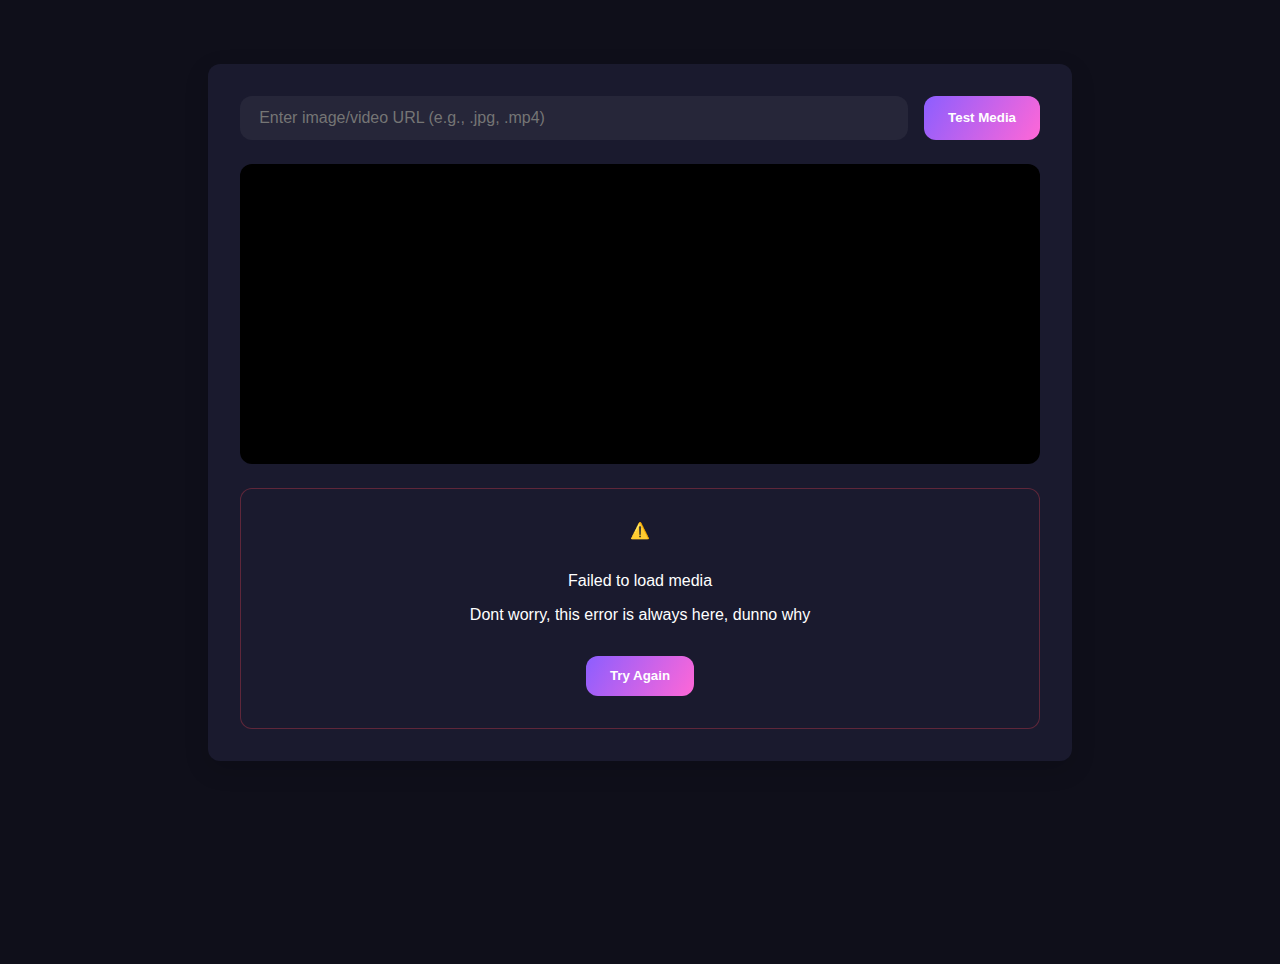
<file: stuff/media.html>
<!DOCTYPE html>
<html lang="en">
<head>
    <meta charset="UTF-8">
    <meta name="viewport" content="width=device-width, initial-scale=1.0">
    <meta name="description" content="Media validator for Waifu Galery">
    <meta name="theme-color" content="#8c5eff">
    <link rel="icon" type="image/png" href="./../assets/kurukuruAPNG.png">
    <title>Media Validator</title>
    <style>
    :root {
        --bg-primary: #0f0f1a;
        --bg-secondary: #1a1a2e;
        --bg-element: #262639;
        --accent-primary: #8c5eff;
        --accent-secondary: #ff67d7;
        --text-primary: #ffffff;
        --text-secondary: #b8b8d0;
        --border-radius: 12px;
        --transition: all 0.3s cubic-bezier(0.25, 0.8, 0.25, 1);
    }

    body {
        font-family: 'Inter', sans-serif;
        background: var(--bg-primary);
        color: var(--text-primary);
        min-height: 100vh;
        margin: 0;
        padding: 2rem;
        display: flex;
        flex-direction: column;
        align-items: center;
    }

    .container {
        width: 100%;
        max-width: 800px;
        background: var(--bg-secondary);
        padding: 2rem;
        border-radius: var(--border-radius);
        box-shadow: 0 8px 24px rgba(0, 0, 0, 0.15);
        margin-top: 2rem;
    }

    .input-group {
        display: flex;
        gap: 1rem;
        margin-bottom: 1.5rem;
    }

    input[type="text"] {
        flex: 1;
        padding: 0.8rem 1.2rem;
        background: var(--bg-element);
        border: none;
        border-radius: var(--border-radius);
        color: var(--text-primary);
        font-size: 1rem;
        transition: var(--transition);
    }

    input[type="text"]:focus {
        outline: 2px solid var(--accent-primary);
        box-shadow: 0 0 0 3px rgba(140, 94, 255, 0.2);
    }

    button {
        padding: 0.8rem 1.5rem;
        background: linear-gradient(120deg, var(--accent-primary), var(--accent-secondary));
        color: var(--text-primary);
        border: none;
        border-radius: var(--border-radius);
        font-weight: 600;
        cursor: pointer;
        transition: var(--transition);
    }

    button:hover {
        transform: translateY(-2px);
        box-shadow: 0 4px 15px rgba(140, 94, 255, 0.3);
    }

    .media-container {
        position: relative;
        width: 100%;
        border-radius: var(--border-radius);
        overflow: hidden;
        background: #000;
        margin-top: 1.5rem;
        min-height: 300px;
    }

    video, img {
        width: 100%;
        height: auto;
        max-height: 60vh;
        object-fit: contain;
        border-radius: var(--border-radius);
    }

    .hidden {
        display: none;
    }

    .error-container {
        display: flex;
        flex-direction: column;
        align-items: center;
        gap: 1rem;
        padding: 2rem;
        background: var(--bg-secondary);
        border-radius: var(--border-radius);
        margin-top: 1.5rem;
        text-align: center;
        border: 1px solid rgba(255, 71, 87, 0.3);
    }

    @media (max-width: 768px) {
        body {
            padding: 1rem;
        }
        
        .container {
            padding: 1.5rem;
        }
        
        .input-group {
            flex-direction: column;
        }
        
        button {
            width: 100%;
        }
    }
    </style>
</head>
<body>
    <div class="container">
        <div class="input-group">
            <input type="text" id="mediaUrl" 
                   placeholder="Enter image/video URL (e.g., .jpg, .mp4)">
            <button onclick="validateAndLoad()">Test Media</button>
        </div>

        <div class="media-container">
            <video id="videoPlayer" controls class="hidden"></video>
            <img id="imagePreview" class="hidden" alt="Image preview">
            <div id="loader" class="hidden">Loading...</div>
        </div>

        <div id="errorMessage" class="error-container hidden">
            <div>⚠️</div>
            <div>
                <p>Failed to load media</p>
                <p>Dont worry, this error is always here, dunno why</p>
                <small id="errorText"></small>
            </div>
            <button onclick="validateAndLoad()">Try Again</button>
        </div>
    </div>

    <script>
    const extensions = {
        images: ['.jpg', '.jpeg', '.png', '.webp', '.bmp', '.tiff', '.svg', '.heic', '.heif', '.apng', '.gif'],
        videos: ['.mp4', '.webm', '.mov', '.avi', '.flv', '.mkv', '.wmv', '.m4v', '.mpg', '.mpeg', '.3gp', '.ogv']
    };

    function validateAndLoad() {
        const mediaUrl = document.getElementById('mediaUrl').value;
        const videoPlayer = document.getElementById('videoPlayer');
        const imagePreview = document.getElementById('imagePreview');
        const errorMessage = document.getElementById('errorMessage');
        const loader = document.getElementById('loader');

        // Reset state
        videoPlayer.classList.add('hidden');
        imagePreview.classList.add('hidden');
        errorMessage.classList.add('hidden');
        loader.classList.remove('hidden');

        if (!mediaUrl) {
            showError('Please enter a URL');
            return;
        }

        const urlValid = isValidMediaUrl(mediaUrl);
        if (!urlValid.valid) {
            showError(urlValid.message);
            return;
        }

        if (urlValid.type === 'image') {
            loadImage(mediaUrl);
        } else {
            loadVideo(mediaUrl);
        }
    }

    function isValidMediaUrl(url) {
        const lowerUrl = url.toLowerCase();
        const isImage = extensions.images.some(ext => lowerUrl.endsWith(ext));
        const isVideo = extensions.videos.some(ext => lowerUrl.endsWith(ext));
        
        if (!isImage && !isVideo) {
            return {
                valid: false,
                message: 'Unsupported file format'
            };
        }
        
        try {
            new URL(url);
            return {
                valid: true,
                type: isImage ? 'image' : 'video'
            };
        } catch {
            return {
                valid: false,
                message: 'Invalid URL format'
            };
        }
    }

    function loadImage(url) {
        const imagePreview = document.getElementById('imagePreview');
        const loader = document.getElementById('loader');
        
        imagePreview.onload = () => {
            imagePreview.classList.remove('hidden');
            loader.classList.add('hidden');
        };
        
        imagePreview.onerror = () => {
            showError('Failed to load image');
            loader.classList.add('hidden');
        };
        
        imagePreview.src = url;
    }

    function loadVideo(url) {
        const videoPlayer = document.getElementById('videoPlayer');
        const loader = document.getElementById('loader');
        
        videoPlayer.onloadeddata = () => {
            videoPlayer.classList.remove('hidden');
            loader.classList.add('hidden');
        };
        
        videoPlayer.onerror = () => {
            showError('Error loading video');
            loader.classList.add('hidden');
        };
        
        videoPlayer.src = url;
        videoPlayer.load();
    }

    function showError(message) {
        const errorMessage = document.getElementById('errorMessage');
        const errorText = document.getElementById('errorText');
        errorText.textContent = message;
        errorMessage.classList.remove('hidden');
    }
    </script>
</body>
</html>
</file>
<file: stylesdocs.css>
:root {
    --bg-primary: #0f0f1a;
    --bg-secondary: #1a1a2e;
    --bg-element: #262639;
    --accent-primary: #8c5eff;
    --accent-secondary: #ff67d7;
    --text-primary: #ffffff;
    --text-secondary: #b8b8d0;
    --error-color: #ff4757;
    --success-color: #2ecc71;
    --code-bg: #121225;
    --code-text: #e2e2fd;
    --border-radius-sm: 8px;
    --border-radius: 12px;
    --border-radius-lg: 16px;
    --card-shadow: 0 8px 24px rgba(0, 0, 0, 0.15);
    --transition: all 0.3s cubic-bezier(0.25, 0.8, 0.25, 1);
}

* {
    margin: 0;
    padding: 0;
    box-sizing: border-box;
}

body {
    background: var(--bg-primary);
    color: var(--text-primary);
    font-family: 'Inter', sans-serif;
    line-height: 1.6;
    min-height: 100vh;
    overflow-x: hidden;
}

a {
    color: inherit;
    text-decoration: none;
}

/* Header & Navigation */
.main-nav {
    padding: 1rem;
    background: var(--bg-secondary);
    backdrop-filter: blur(10px);
    position: sticky;
    top: 0;
    z-index: 1000;
    box-shadow: 0 4px 20px rgba(0, 0, 0, 0.2);
}

.nav-container {
    max-width: 1400px;
    margin: 0 auto;
    display: flex;
    justify-content: space-between;
    align-items: center;
}

.logo {
    font-size: 1.5rem;
    font-weight: 700;
    position: relative;
    display: flex;
    align-items: center;
    gap: 0.5rem;
}

.logo a {
    background: linear-gradient(120deg, var(--accent-primary), var(--accent-secondary));
    background-clip: text;
    -webkit-background-clip: text;
    -webkit-text-fill-color: transparent;
    position: relative;
    z-index: 1;
}

.logo::after {
    content: '';
    position: absolute;
    width: 100%;
    height: 5px;
    bottom: -5px;
    left: 0;
    background: linear-gradient(90deg, var(--accent-primary), var(--accent-secondary));
    border-radius: 3px;
    opacity: 0.5;
}

.nav-links {
    display: flex;
    gap: 2rem;
}

.nav-links a {
    color: var(--text-secondary);
    transition: var(--transition);
    font-weight: 500;
}

.nav-links a:hover {
    color: var(--text-primary);
}

.nav-links a.active {
    color: var(--accent-primary);
}

/* Main Content */
.content-container {
    max-width: 1200px;
    margin: 2rem auto;
    padding: 0 1.5rem;
}

.page-title {
    font-size: 2.5rem;
    margin-bottom: 1rem;
    background: linear-gradient(120deg, var(--accent-primary), var(--accent-secondary));
    background-clip: text;
    -webkit-background-clip: text;
    -webkit-text-fill-color: transparent;
}

.docs-intro {
    background: var(--bg-secondary);
    padding: 2rem;
    border-radius: var(--border-radius);
    margin-bottom: 2rem;
    box-shadow: var(--card-shadow);
}

.docs-section {
    margin-bottom: 3rem;
}

.section-title {
    font-size: 1.75rem;
    margin-bottom: 1.5rem;
    padding-bottom: 0.5rem;
    border-bottom: 1px solid rgba(255, 255, 255, 0.1);
    font-weight: 600;
    color: var(--accent-primary);
    display: flex;
    align-items: center;
    gap: 0.75rem;
}

.section-title svg {
    width: 24px;
    height: 24px;
}

.section-description {
    margin-bottom: 1.5rem;
    color: var(--text-secondary);
}

.card {
    background: var(--bg-secondary);
    border-radius: var(--border-radius);
    padding: 1.5rem;
    margin-bottom: 1.5rem;
    box-shadow: var(--card-shadow);
    border-left: 4px solid var(--accent-primary);
}

#important {
    border-left-color: var(--accent-secondary);
}

.card-title {
    font-size: 1.25rem;
    margin-bottom: 1rem;
    font-weight: 600;
}

.endpoint {
    background: var(--code-bg);
    padding: 1rem;
    border-radius: var(--border-radius-sm);
    margin-bottom: 1.5rem;
    display: flex;
    justify-content: space-between;
    align-items: center;
    overflow-x: auto;
    font-family: monospace;
}

.endpoint-url {
    color: var(--code-text);
    font-size: 0.9rem;
}

.endpoint-method {
    padding: 0.25rem 0.5rem;
    border-radius: 4px;
    font-size: 0.75rem;
    font-weight: bold;
}

.endpoint-method.get {
    background: var(--success-color);
    color: var(--bg-primary);
}

.endpoint-method.post {
    background: var(--accent-primary);
    color: var(--bg-primary);
}

.copy-btn {
    background: rgba(255, 255, 255, 0.1);
    border: none;
    border-radius: 4px;
    color: var(--text-secondary);
    cursor: pointer;
    padding: 0.25rem 0.5rem;
    font-size: 0.75rem;
    transition: var(--transition);
    display: flex;
    align-items: center;
    gap: 0.25rem;
}

.copy-btn:hover {
    background: rgba(255, 255, 255, 0.2);
    color: var(--text-primary);
}

.parameter-table {
    width: 100%;
    border-collapse: collapse;
    margin-bottom: 1.5rem;
}

.parameter-table th {
    text-align: left;
    padding: 0.75rem;
    background: rgba(255, 255, 255, 0.05);
    color: var(--text-secondary);
    font-weight: 500;
}

.parameter-table tr:not(:last-child) {
    border-bottom: 1px solid rgba(255, 255, 255, 0.05);
}

.parameter-table td {
    padding: 0.75rem;
    color: var(--text-secondary);
}

.parameter-table td:first-child {
    font-weight: 500;
    color: var(--text-primary);
}

.parameter-table td:nth-child(2) {
    color: var(--accent-secondary);
    font-family: monospace;
    font-size: 0.9rem;
}

.category-grid {
    display: grid;
    grid-template-columns: repeat(auto-fill, minmax(150px, 1fr));
    gap: 1rem;
    margin-bottom: 1.5rem;
}

.category-item {
    background: var(--bg-element);
    border-radius: var(--border-radius-sm);
    padding: 0.75rem 1rem;
    text-align: center;
    transition: var(--transition);
}

.category-item:hover {
    transform: translateY(-2px);
    background: rgba(140, 94, 255, 0.15);
}

.response-example {
    background: var(--code-bg);
    padding: 1.5rem;
    border-radius: var(--border-radius-sm);
    overflow-x: auto;
    margin-bottom: 1.5rem;
    font-family: monospace;
    white-space: pre;
    color: var(--code-text);
    line-height: 1.5;
}

.tip-box {
    background: rgba(140, 94, 255, 0.1);
    border-left: 4px solid var(--accent-primary);
    padding: 1rem;
    border-radius: var(--border-radius-sm);
    margin-bottom: 1.5rem;
}

.tip-box-title {
    display: flex;
    align-items: center;
    gap: 0.5rem;
    font-weight: 600;
    margin-bottom: 0.5rem;
    color: var(--accent-primary);
}

.implementation-example {
    margin-top: 1.5rem;
}

.tab-container {
    margin-bottom: 1.5rem;
}

.tabs {
    display: flex;
    margin-bottom: 1rem;
}

.tab {
    padding: 0.5rem 1rem;
    background: var(--bg-element);
    border: none;
    color: var(--text-secondary);
    cursor: pointer;
    transition: var(--transition);
}

.tab:first-child {
    border-top-left-radius: var(--border-radius-sm);
    border-bottom-left-radius: var(--border-radius-sm);
}

.tab:last-child {
    border-top-right-radius: var(--border-radius-sm);
    border-bottom-right-radius: var(--border-radius-sm);
}

.tab.active {
    background: var(--accent-primary);
    color: var(--text-primary);
}

.code-example {
    background: var(--code-bg);
    padding: 1.5rem;
    border-radius: var(--border-radius-sm);
    font-family: monospace;
    white-space: pre;
    overflow-x: auto;
    color: var(--code-text);
    line-height: 1.5;
}

/* Footer */
.footer {
    background: var(--bg-secondary);
    padding: 2rem 0;
    margin-top: 4rem;
    border-top: 1px solid rgba(255, 255, 255, 0.05);
}

.footer-content {
    max-width: 1200px;
    margin: 0 auto;
    padding: 0 1.5rem;
    display: flex;
    justify-content: space-between;
    align-items: center;
}

.social-links {
    display: flex;
    gap: 1.5rem;
}

.social-link {
    color: var(--text-secondary);
    transition: var(--transition);
    opacity: 0.8;
}

.social-link:hover {
    opacity: 1;
    transform: translateY(-2px);
    color: var(--text-primary);
}

.copyright {
    color: var(--text-secondary);
    font-size: 0.875rem;
}

/* Responsive */
@media (max-width: 768px) {
    .nav-container {
        flex-direction: column;
        gap: 1rem;
    }

    .nav-links {
        width: 100%;
        justify-content: center;
    }

    .page-title {
        font-size: 2rem;
    }

    .endpoint {
        flex-direction: column;
        align-items: flex-start;
        gap: 0.5rem;
    }

    .footer-content {
        flex-direction: column;
        gap: 1.5rem;
        text-align: center;
    }
}
</file>
<file: stylescontact.css>
.contact-form {
    background: var(--bg-secondary);
    border-radius: var(--border-radius);
    padding: 2rem;
    margin-bottom: 2rem;
    box-shadow: var(--card-shadow);
}

.form-group {
    margin-bottom: 1.5rem;
}

.form-label {
    display: block;
    margin-bottom: 0.5rem;
    font-weight: 500;
    color: var(--text-primary);
}

.form-input, .form-textarea {
    width: 100%;
    padding: 0.75rem 1rem;
    background: var(--bg-element);
    border: 1px solid rgba(255, 255, 255, 0.1);
    border-radius: var(--border-radius-sm);
    color: var(--text-primary);
    font-family: 'Inter', sans-serif;
    transition: var(--transition);
}

.form-input:focus, .form-textarea:focus {
    outline: none;
    border-color: var(--accent-primary);
    box-shadow: 0 0 0 3px rgba(140, 94, 255, 0.3);
}

.form-textarea {
    min-height: 150px;
    resize: vertical;
}

.submit-btn {
    background: var(--accent-primary);
    color: white;
    border: none;
    border-radius: var(--border-radius-sm);
    padding: 0.75rem 1.5rem;
    font-weight: 600;
    cursor: pointer;
    transition: var(--transition);
}

.submit-btn:hover {
    background: #7c4ae7;
    transform: translateY(-2px);
}

.contact-card {
    display: flex;
    flex-direction: column;
    gap: 1rem;
}

.contact-item {
    display: flex;
    align-items: center;
    gap: 0.75rem;
}

.contact-icon {
    width: 24px;
    height: 24px;
    color: var(--accent-primary);
}

.team-grid {
    display: grid;
    grid-template-columns: repeat(auto-fill, minmax(250px, 1fr));
    gap: 1.5rem;
    margin-top: 1.5rem;
}

.team-member {
    background: var(--bg-secondary);
    border-radius: var(--border-radius);
    padding: 1.5rem;
    box-shadow: var(--card-shadow);
    border-left: 4px solid var(--accent-secondary);
    transition: var(--transition);
}

.team-member:hover {
    transform: translateY(-5px);
}

.member-avatar {
    width: 80px;
    height: 80px;
    background: var(--bg-element);
    border-radius: 50%;
    margin: 0 auto 1rem;
    display: flex;
    align-items: center;
    justify-content: center;
    color: var(--accent-secondary);
    font-size: 2rem;
    font-weight: 600;
}

.member-name {
    text-align: center;
    font-size: 1.25rem;
    font-weight: 600;
    margin-bottom: 0.5rem;
}

.member-role {
    text-align: center;
    color: var(--accent-secondary);
    margin-bottom: 1rem;
    font-size: 0.9rem;
}

.member-bio {
    color: var(--text-secondary);
    font-size: 0.9rem;
    line-height: 1.5;
}

.social-links-member {
    display: flex;
    justify-content: center;
    gap: 1rem;
    margin-top: 1rem;
}
</file>
<file: contact/stylescontact.css>
/* Variables */
:root {
    /* Colors */
    --bg-primary: #0f0f1a;
    --bg-secondary: #1a1a2e;
    --bg-element: #262639;
    --accent-primary: #8c5eff;
    --accent-secondary: #ff67d7;
    --text-primary: #ffffff;
    --text-secondary: #b8b8d0;
    --error-color: #ff4757;
    --success-color: #2ecc71;
    --code-bg: #121225;
    --code-text: #e2e2fd;
    
    /* Spacing & Shapes */
    --border-radius-sm: 8px;
    --border-radius: 12px;
    --border-radius-lg: 16px;
    
    /* Animations */
    --card-shadow: 0 8px 24px rgba(0, 0, 0, 0.15);
    --transition: all 0.3s cubic-bezier(0.25, 0.8, 0.25, 1);
}

/* Global Styles */
* {
    margin: 0;
    padding: 0;
    box-sizing: border-box;
}

body {
    background: var(--bg-primary);
    color: var(--text-primary);
    font-family: 'Inter', sans-serif;
    line-height: 1.6;
    min-height: 100vh;
    overflow-x: hidden;
}

a {
    color: inherit;
    text-decoration: none;
}

/* Navigation */
.main-nav {
    padding: 1rem;
    background: var(--bg-secondary);
    backdrop-filter: blur(10px);
    position: sticky;
    top: 0;
    z-index: 1000;
    box-shadow: 0 4px 20px rgba(0, 0, 0, 0.2);
}

.nav-container {
    max-width: 1400px;
    margin: 0 auto;
    display: flex;
    justify-content: space-between;
    align-items: center;
}

.logo {
    font-size: 1.5rem;
    font-weight: 700;
    position: relative;
    display: flex;
    align-items: center;
    gap: 0.5rem;
}

.logo a {
    background: linear-gradient(120deg, var(--accent-primary), var(--accent-secondary));
    background-clip: text;
    -webkit-background-clip: text;
    -webkit-text-fill-color: transparent;
}

.nav-links {
    display: flex;
    gap: 2rem;
}

.nav-links a {
    color: var(--text-secondary);
    transition: var(--transition);
    font-weight: 500;
}

.nav-links a:hover {
    color: var(--text-primary);
}

.nav-links a.active {
    color: var(--accent-primary);
}

/* Layout & Containers */
.content-container {
    max-width: 1200px;
    margin: 2rem auto;
    padding: 0 1.5rem;
}

/* Typography */
.page-title {
    font-size: 2.5rem;
    margin-bottom: 1rem;
    background: linear-gradient(120deg, var(--accent-primary), var(--accent-secondary));
    background-clip: text;
    -webkit-background-clip: text;
    -webkit-text-fill-color: transparent;
}

.section-title {
    font-size: 1.75rem;
    margin-bottom: 1.5rem;
    padding-bottom: 0.5rem;
    border-bottom: 1px solid rgba(255, 255, 255, 0.1);
    color: var(--accent-primary);
    display: flex;
    align-items: center;
    gap: 0.75rem;
}

.section-title svg {
    width: 24px;
    height: 24px;
}

.card-title {
    font-size: 1.25rem;
    margin-bottom: 1rem;
    font-weight: 600;
}

/* Components */
.contact-section {
    margin-bottom: 3rem;
}

.contact:hover {
    text-decoration: underline;
}

.contact-intro {
    background: var(--bg-secondary);
    padding: 2rem;
    border-radius: var(--border-radius);
    margin-bottom: 2rem;
    box-shadow: var(--card-shadow);
}

.card {
    background: var(--bg-secondary);
    border-radius: var(--border-radius);
    padding: 1.5rem;
    margin-bottom: 1.5rem;
    box-shadow: var(--card-shadow);
    border-left: 4px solid var(--accent-primary);
}

/* Contact Elements */
.contact-card {
    display: flex;
    flex-direction: column;
    gap: 1rem;
}

.contact-item {
    display: flex;
    align-items: center;
    gap: 0.75rem;
}

.contact-icon {
    width: 24px;
    height: 24px;
    color: var(--accent-primary);
}

/* Team Grid */
.team-grid {
    display: grid;
    grid-template-columns: repeat(auto-fill, minmax(250px, 1fr));
    gap: 1.5rem;
    margin-top: 1.5rem;
}

.team-member {
    background: var(--bg-secondary);
    border-radius: var(--border-radius);
    padding: 1.5rem;
    box-shadow: var(--card-shadow);
    border-left: 4px solid var(--accent-secondary);
}

.member-avatar {
    width: 80px;
    height: 80px;
    background: var(--bg-element);
    border-radius: 50%;
    margin: 0 auto 1rem;
    display: flex;
    align-items: center;
    justify-content: center;
    color: var(--accent-secondary);
    font-size: 2rem;
    font-weight: 600;
}

.member-name {
    text-align: center;
    font-size: 1.25rem;
    font-weight: 600;
    margin-bottom: 0.5rem;
}

.member-role {
    text-align: center;
    color: var(--accent-secondary);
    margin-bottom: 1rem;
    font-size: 0.9rem;
}

.member-bio {
    color: var(--text-secondary);
    font-size: 0.9rem;
    line-height: 1.5;
}

.social-links-member {
    display: flex;
    justify-content: center;
    gap: 1rem;
    margin-top: 1rem;
}

/* Form Elements */
.contact-form {
    background: var(--bg-secondary);
    border-radius: var(--border-radius);
    padding: 2rem;
    margin-bottom: 2rem;
    box-shadow: var(--card-shadow);
}

.form-group {
    margin-bottom: 1.5rem;
}

.form-label {
    display: block;
    margin-bottom: 0.5rem;
    font-weight: 500;
    color: var(--text-primary);
}

.form-input, 
.form-textarea {
    width: 100%;
    padding: 0.75rem 1rem;
    background: var(--bg-element);
    border: 1px solid rgba(255, 255, 255, 0.1);
    border-radius: var(--border-radius-sm);
    color: var(--text-primary);
    font-family: 'Inter', sans-serif;
    transition: var(--transition);
}

.form-input:focus, 
.form-textarea:focus {
    outline: none;
    border-color: var(--accent-primary);
    box-shadow: 0 0 0 3px rgba(140, 94, 255, 0.3);
}

.form-textarea {
    min-height: 150px;
    resize: vertical;
}

.submit-btn {
    background: var(--accent-primary);
    color: white;
    border: none;
    border-radius: var(--border-radius-sm);
    padding: 0.75rem 1.5rem;
    font-weight: 600;
    cursor: pointer;
    transition: var(--transition);
}

.submit-btn:hover {
    background: #7c4ae7;
    transform: translateY(-2px);
}

/* Footer */
.footer {
    background: var(--bg-secondary);
    padding: 2rem 0;
    margin-top: 4rem;
    border-top: 1px solid rgba(255, 255, 255, 0.05);
}

.footer-content {
    max-width: 1200px;
    margin: 0 auto;
    padding: 0 1.5rem;
    display: flex;
    justify-content: space-between;
    align-items: center;
}

.social-links {
    display: flex;
    gap: 1.5rem;
}

.social-link {
    color: var(--text-secondary);
    transition: var(--transition);
    opacity: 0.8;
}

.social-link:hover {
    opacity: 1;
    transform: translateY(-2px);
    color: var(--text-primary);
}

.copyright {
    color: var(--text-secondary);
    font-size: 0.875rem;
}

/* Responsive Design */
@media (max-width: 768px) {
    .nav-container {
        flex-direction: column;
        gap: 1rem;
    }
    
    .nav-links {
        width: 100%;
        justify-content: center;
    }
    
    .page-title {
        font-size: 2rem;
    }
    
    .footer-content {
        flex-direction: column;
        gap: 1.5rem;
        text-align: center;
    }
}
</file>
<file: documentation/stylesdocs.css>
/* Variables */
:root {
    /* Colors */
    --bg-primary: #0f0f1a;
    --bg-secondary: #1a1a2e;
    --bg-element: #262639;
    --accent-primary: #8c5eff;
    --accent-secondary: #ff67d7;
    --text-primary: #ffffff;
    --text-secondary: #b8b8d0;
    --error-color: #ff4757;
    --success-color: #2ecc71;
    --code-bg: #121225;
    --code-text: #e2e2fd;
    
    /* Spacing & Shapes */
    --border-radius-sm: 8px;
    --border-radius: 12px;
    --border-radius-lg: 16px;
    
    /* Animations */
    --card-shadow: 0 8px 24px rgba(0, 0, 0, 0.15);
    --transition: all 0.3s cubic-bezier(0.25, 0.8, 0.25, 1);
  }
  
  /* Base Styles */
  * {
    margin: 0;
    padding: 0;
    box-sizing: border-box;
  }
  
  body {
    background: var(--bg-primary);
    color: var(--text-primary);
    font-family: 'Inter', sans-serif;
    line-height: 1.6;
    min-height: 100vh;
    overflow-x: hidden;
  }
  
  a {
    color: inherit;
    text-decoration: none;
  }
  
  /* Layout Containers */
  .content-container {
    max-width: 1200px;
    margin: 2rem auto;
    padding: 0 1.5rem;
  }
  
  .footer-content {
    max-width: 1200px;
    margin: 0 auto;
    padding: 0 1.5rem;
    display: flex;
    justify-content: space-between;
    align-items: center;
  }
  
  /* Header & Navigation */
  .main-nav {
    padding: 1rem;
    background: var(--bg-secondary);
    backdrop-filter: blur(10px);
    position: sticky;
    top: 0;
    z-index: 1000;
    box-shadow: 0 4px 20px rgba(0, 0, 0, 0.2);
  }
  
  .nav-container {
    max-width: 1400px;
    margin: 0 auto;
    display: flex;
    justify-content: space-between;
    align-items: center;
  }
  
  .logo {
    font-size: 1.5rem;
    font-weight: 700;
    position: relative;
    display: flex;
    align-items: center;
    gap: 0.5rem;
  }
  
  .logo a {
    background: linear-gradient(120deg, var(--accent-primary), var(--accent-secondary));
    background-clip: text;
    -webkit-background-clip: text;
    -webkit-text-fill-color: transparent;
    position: relative;
    z-index: 1;
  }
  
  .logo::after {
    content: '';
    position: absolute;
    width: 100%;
    height: 5px;
    bottom: -5px;
    left: 0;
    background: linear-gradient(90deg, var(--accent-primary), var(--accent-secondary));
    border-radius: 3px;
    opacity: 0.5;
  }
  
  .nav-links {
    display: flex;
    gap: 2rem;
  }
  
  .nav-links a {
    color: var(--text-secondary);
    transition: var(--transition);
    font-weight: 500;
  }
  
  .nav-links a:hover {
    color: var(--text-primary);
  }
  
  .nav-links a.active {
    color: var(--accent-primary);
  }
  
  /* Typography */
  .page-title {
    font-size: 2.5rem;
    margin-bottom: 1rem;
    background: linear-gradient(120deg, var(--accent-primary), var(--accent-secondary));
    background-clip: text;
    -webkit-background-clip: text;
    -webkit-text-fill-color: transparent;
  }
  
  .section-title {
    font-size: 1.75rem;
    margin-bottom: 1.5rem;
    padding-bottom: 0.5rem;
    border-bottom: 1px solid rgba(255, 255, 255, 0.1);
    font-weight: 600;
    color: var(--accent-primary);
    display: flex;
    align-items: center;
    gap: 0.75rem;
  }
  
  .section-title svg {
    width: 24px;
    height: 24px;
  }
  
  .card-title {
    font-size: 1.25rem;
    margin-bottom: 1rem;
    font-weight: 600;
  }
  
  .section-description {
    margin-bottom: 1.5rem;
    color: var(--text-secondary);
  }
  
  /* Cards and Containers */
  .docs-intro {
    background: var(--bg-secondary);
    padding: 2rem;
    border-radius: var(--border-radius);
    margin-bottom: 2rem;
    box-shadow: var(--card-shadow);
  }
  
  .docs-section {
    margin-bottom: 3rem;
  }
  
  .card {
    background: var(--bg-secondary);
    border-radius: var(--border-radius);
    padding: 1.5rem;
    margin-bottom: 1.5rem;
    box-shadow: var(--card-shadow);
    border-left: 4px solid var(--accent-primary);
  }
  
  #important {
    border-left-color: var(--accent-secondary);
  }
  
  .category-grid {
    display: grid;
    grid-template-columns: repeat(auto-fill, minmax(150px, 1fr));
    gap: 1rem;
    margin-bottom: 1.5rem;
  }
  
  .category-item {
    background: var(--bg-element);
    border-radius: var(--border-radius-sm);
    padding: 0.75rem 1rem;
    text-align: center;
    transition: var(--transition);
  }
  
  .category-item:hover {
    transform: translateY(-2px);
    background: rgba(140, 94, 255, 0.15);
  }
  
  /* Code and API Elements */
  .endpoint {
    background: var(--code-bg);
    padding: 1rem;
    border-radius: var(--border-radius-sm);
    margin-bottom: 1.5rem;
    display: flex;
    justify-content: space-between;
    align-items: center;
    overflow-x: auto;
    font-family: monospace;
  }
  
  .endpoint-url {
    color: var(--code-text);
    font-size: 0.9rem;
  }
  
  .endpoint-method {
    padding: 0.25rem 0.5rem;
    border-radius: 4px;
    font-size: 0.75rem;
    font-weight: bold;
  }
  
  .endpoint-method.get {
    background: var(--success-color);
    color: var(--bg-primary);
  }
  
  .endpoint-method.post {
    background: var(--accent-primary);
    color: var(--bg-primary);
  }
  
  .copy-btn {
    background: rgba(255, 255, 255, 0.1);
    border: none;
    border-radius: 4px;
    color: var(--text-secondary);
    cursor: pointer;
    padding: 0.25rem 0.5rem;
    font-size: 0.75rem;
    transition: var(--transition);
    display: flex;
    align-items: center;
    gap: 0.25rem;
  }
  
  .copy-btn:hover {
    background: rgba(255, 255, 255, 0.2);
    color: var(--text-primary);
  }
  
  .code-example, 
  .response-example {
    background: var(--code-bg);
    padding: 1.5rem;
    border-radius: var(--border-radius-sm);
    overflow-x: auto;
    margin-bottom: 1.5rem;
    font-family: monospace;
    white-space: pre;
    color: var(--code-text);
    line-height: 1.5;
  }
  
  /* Tables */
  .parameter-table {
    width: 100%;
    border-collapse: collapse;
    margin-bottom: 1.5rem;
  }
  
  .parameter-table th {
    text-align: left;
    padding: 0.75rem;
    background: rgba(255, 255, 255, 0.05);
    color: var(--text-secondary);
    font-weight: 500;
  }
  
  .parameter-table tr:not(:last-child) {
    border-bottom: 1px solid rgba(255, 255, 255, 0.05);
  }
  
  .parameter-table td {
    padding: 0.75rem;
    color: var(--text-secondary);
  }
  
  .parameter-table td:first-child {
    font-weight: 500;
    color: var(--text-primary);
  }
  
  .parameter-table td:nth-child(2) {
    color: var(--accent-secondary);
    font-family: monospace;
    font-size: 0.9rem;
  }
  
  /* Tabs */
  .tab-container {
    margin-bottom: 1.5rem;
  }
  
  .tabs {
    display: flex;
    margin-bottom: 1rem;
  }
  
  .tab {
    padding: 0.5rem 1rem;
    background: var(--bg-element);
    border: none;
    color: var(--text-secondary);
    cursor: pointer;
    transition: var(--transition);
  }
  
  .tab:first-child {
    border-top-left-radius: var(--border-radius-sm);
    border-bottom-left-radius: var(--border-radius-sm);
  }
  
  .tab:last-child {
    border-top-right-radius: var(--border-radius-sm);
    border-bottom-right-radius: var (--border-radius-sm);
  }
  
  .tab.active {
    background: var(--accent-primary);
    color: var(--text-primary);
  }
  
  /* Helper Components */
  .tip-box {
    background: rgba(140, 94, 255, 0.1);
    border-left: 4px solid var(--accent-primary);
    padding: 1rem;
    border-radius: var(--border-radius-sm);
    margin-bottom: 1.5rem;
  }
  
  .tip-box-title {
    display: flex;
    align-items: center;
    gap: 0.5rem;
    font-weight: 600;
    margin-bottom: 0.5rem;
    color: var(--accent-primary);
  }
  
  .implementation-example {
    margin-top: 1.5rem;
  }
  
  /* Footer */
  .footer {
    background: var(--bg-secondary);
    padding: 2rem 0;
    margin-top: 4rem;
    border-top: 1px solid rgba(255, 255, 255, 0.05);
  }
  
  .social-links {
    display: flex;
    gap: 1.5rem;
  }
  
  .social-link {
    color: var(--text-secondary);
    transition: var(--transition);
    opacity: 0.8;
  }
  
  .social-link:hover {
    opacity: 1;
    transform: translateY(-2px);
    color: var(--text-primary);
  }
  
  .copyright {
    color: var(--text-secondary);
    font-size: 0.875rem;
  }
  
  /* Responsive Styles */
  @media (max-width: 768px) {
    .nav-container {
      flex-direction: column;
      gap: 1rem;
    }
  
    .nav-links {
      width: 100%;
      justify-content: center;
    }
  
    .page-title {
      font-size: 2rem;
    }
  
    .endpoint {
      flex-direction: column;
      align-items: flex-start;
      gap: 0.5rem;
    }
  
    .footer-content {
      flex-direction: column;
      gap: 1.5rem;
      text-align: center;
    }
  }

  .quick-nav {
    display: none;
    gap: 1.5rem;
    align-items: center;
  }

  .quick-nav-link {
    display: flex;
    align-items: center;
    gap: 0.5rem;
    color: var(--text-secondary);
    font-weight: 500;
    transition: var(--transition);
  }

  .quick-nav-link:hover,
  .quick-nav-link.active {
    color: var(--accent-primary);
  }

  .quick-nav-link svg {
    flex-shrink: 0;
    color: var(--text-secondary);
    transition: var(--transition);
  }

  .quick-nav-link:hover svg,
  .quick-nav-link.active svg {
    color: var(--accent-primary);
  }

  @media (min-width: 1024px) {
    .quick-nav {
        display: flex;
    }
  }
</file>
